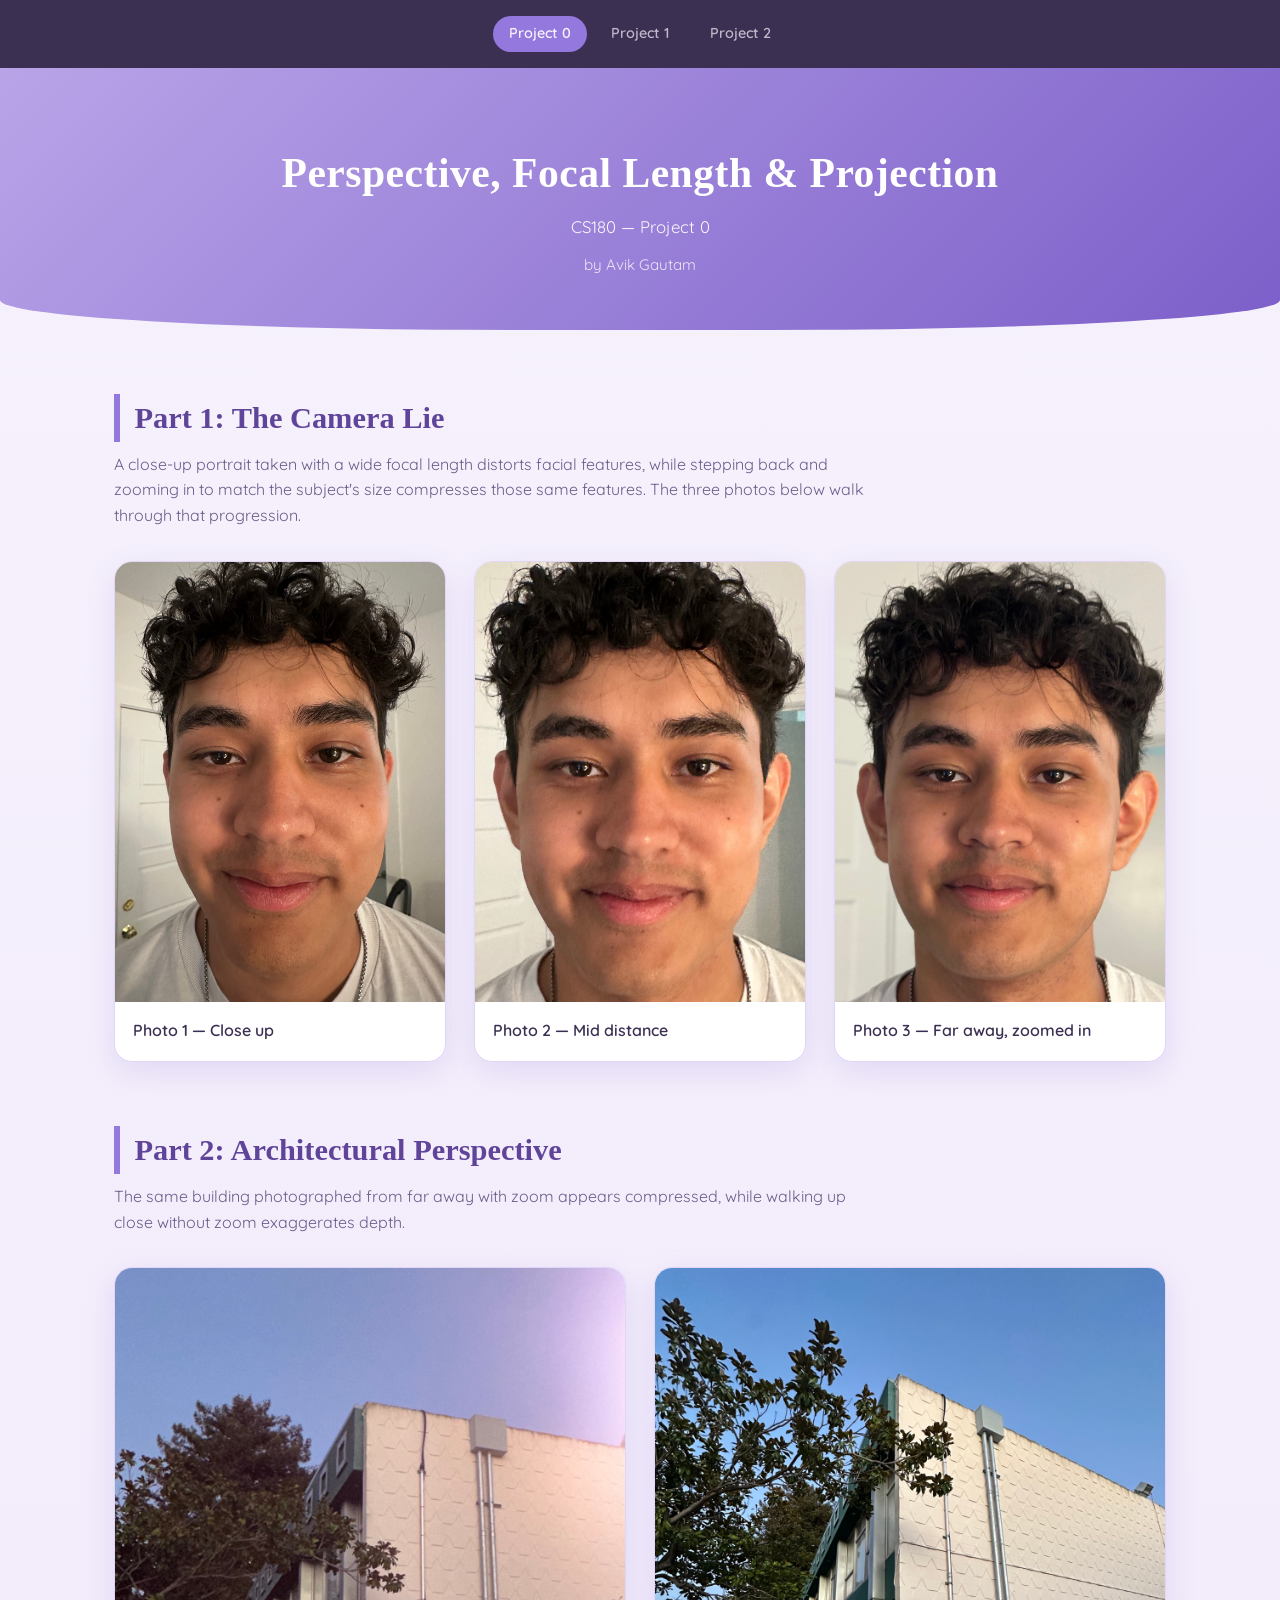
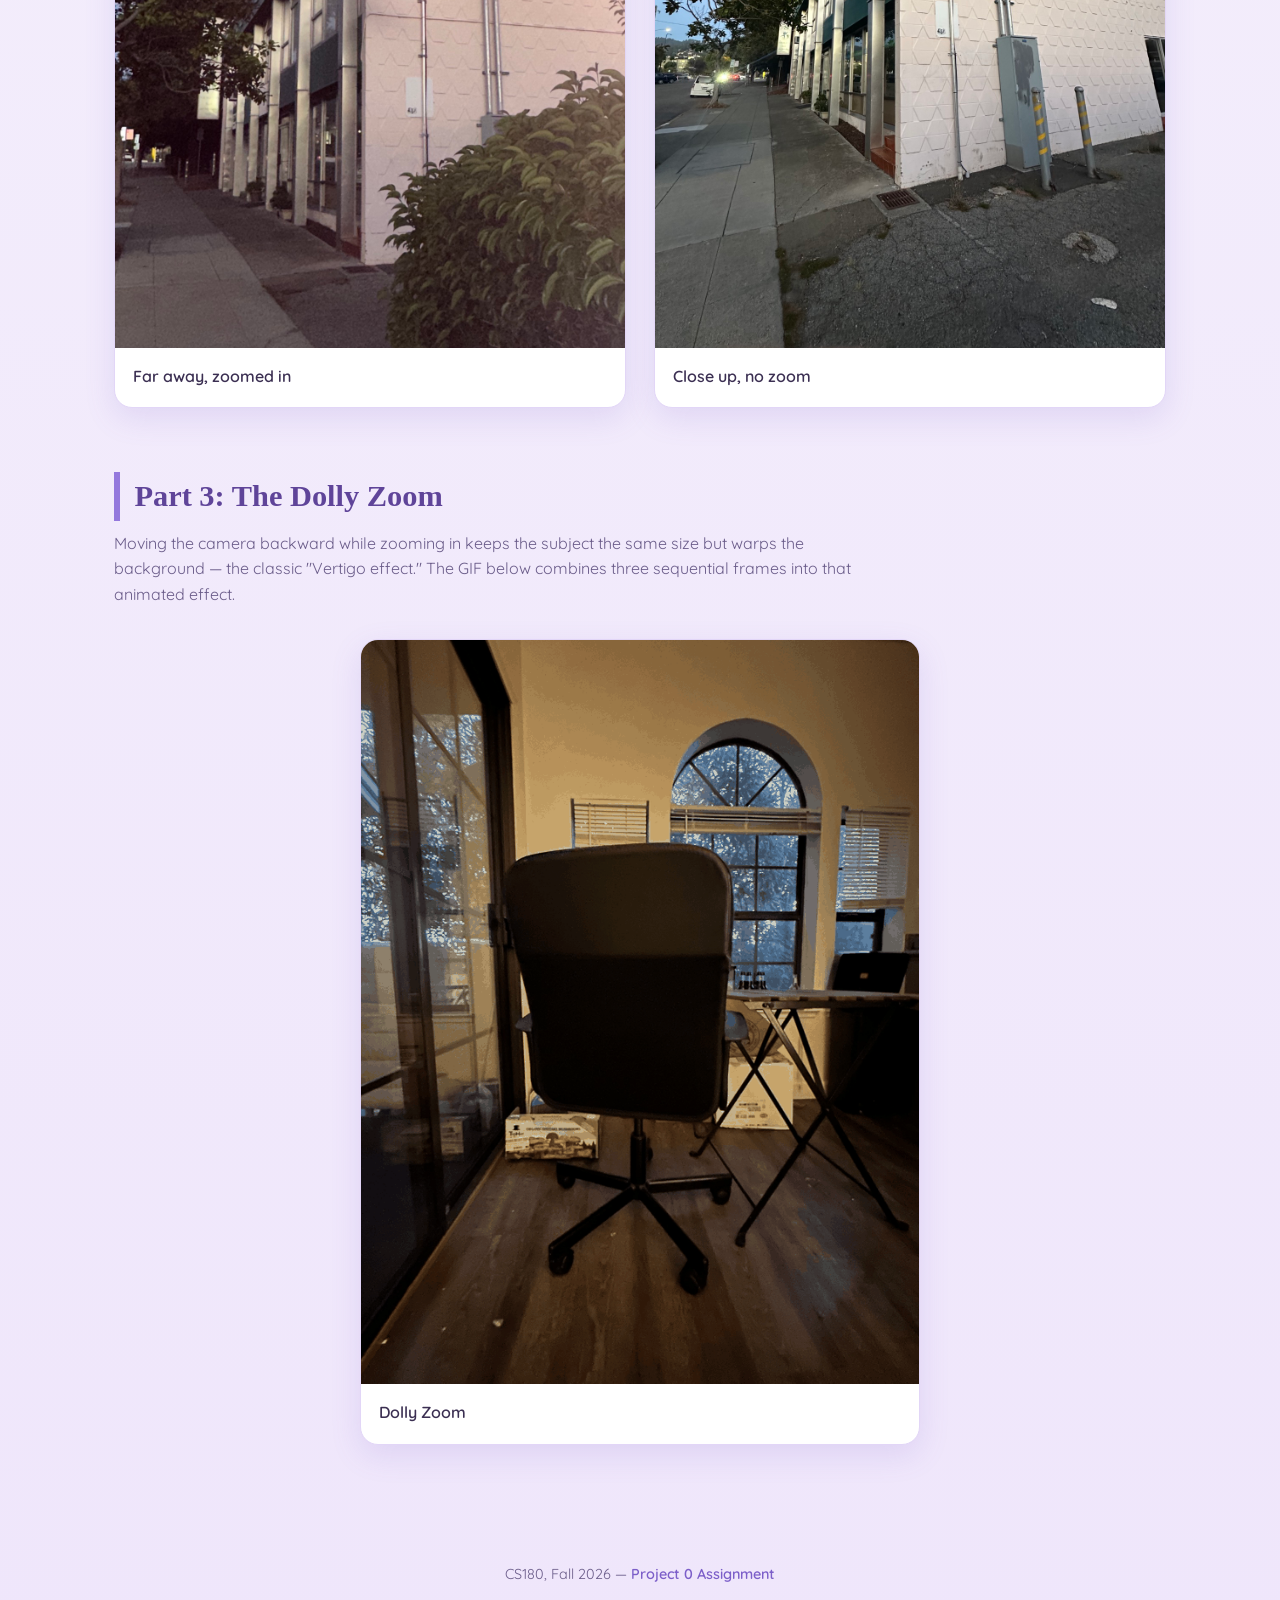
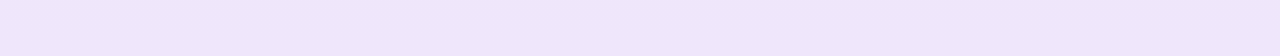
<file: index.html>
<!DOCTYPE html>
<html lang="en">
<head>
  <meta charset="UTF-8" />
  <meta name="viewport" content="width=device-width, initial-scale=1.0" />
  <title>CS180 Project 0 — Perspective &amp; Camera Effects</title>
  <link rel="preconnect" href="https://fonts.googleapis.com" />
  <link rel="preconnect" href="https://fonts.gstatic.com" crossorigin />
  <link href="https://fonts.googleapis.com/css2?family=Quicksand:wght@400;500;600;700&display=swap" rel="stylesheet" />
  <link rel="stylesheet" href="css/style.css?v=5" />
</head>
<body>

  <nav class="site-nav">
    <a href="index.html" class="current">Project 0</a>
    <a href="proj1/index.html">Project 1</a>
    <a href="proj2/index.html">Project 2</a>
  </nav>

  <header class="site-header">
    <h1>Perspective, Focal Length &amp; Projection</h1>
    <p>CS180 — Project 0</p>
    <p class="byline">by Avik Gautam</p>
  </header>

  <main>

    <section class="part-section" id="part1">
      <h2>Part 1: The Camera Lie</h2>
      <p class="part-intro">
        A close-up portrait taken with a wide focal length distorts facial features,
        while stepping back and zooming in to match the subject's size compresses
        those same features. The three photos below walk through that progression.
      </p>
      <div class="gallery">
        <figure>
          <img src="images/part1/photo1.jpg" alt="Close-up selfie-style portrait" />
          <figcaption>Photo 1 — Close up</figcaption>
        </figure>
        <figure>
          <img src="images/part1/photo2.jpg" alt="Mid-distance portrait" />
          <figcaption>Photo 2 — Mid distance</figcaption>
        </figure>
        <figure>
          <img src="images/part1/photo3.jpg" alt="Far portrait, zoomed in to match subject size" />
          <figcaption>Photo 3 — Far away, zoomed in</figcaption>
        </figure>
      </div>
    </section>

    <section class="part-section" id="part2">
      <h2>Part 2: Architectural Perspective</h2>
      <p class="part-intro">
        The same building photographed from far away with zoom appears compressed,
        while walking up close without zoom exaggerates depth.
      </p>
      <div class="gallery two-up">
        <figure>
          <img src="images/part2/photo1.jpg" alt="Building photographed from far away with zoom" />
          <figcaption>Far away, zoomed in</figcaption>
        </figure>
        <figure>
          <img src="images/part2/photo2.jpg" alt="Building photographed up close without zoom" />
          <figcaption>Close up, no zoom</figcaption>
        </figure>
      </div>
    </section>

    <section class="part-section" id="part3">
      <h2>Part 3: The Dolly Zoom</h2>
      <p class="part-intro">
        Moving the camera backward while zooming in keeps the subject the same
        size but warps the background — the classic "Vertigo effect." The GIF
        below combines three sequential frames into that animated effect.
      </p>
      <div class="gallery single">
        <figure>
          <img src="images/part3/dolly-zoom.gif" alt="Animated dolly zoom effect on subject" />
          <figcaption>Dolly Zoom</figcaption>
        </figure>
      </div>
    </section>

  </main>

  <footer class="site-footer">
    <p>CS180, Fall 2026 — <a href="https://cal-cs180.github.io/fa26/hw/proj0/index.html">Project 0 Assignment</a></p>
  </footer>

  <script src="js/lightbox.js"></script>
</body>
</html>
</file>
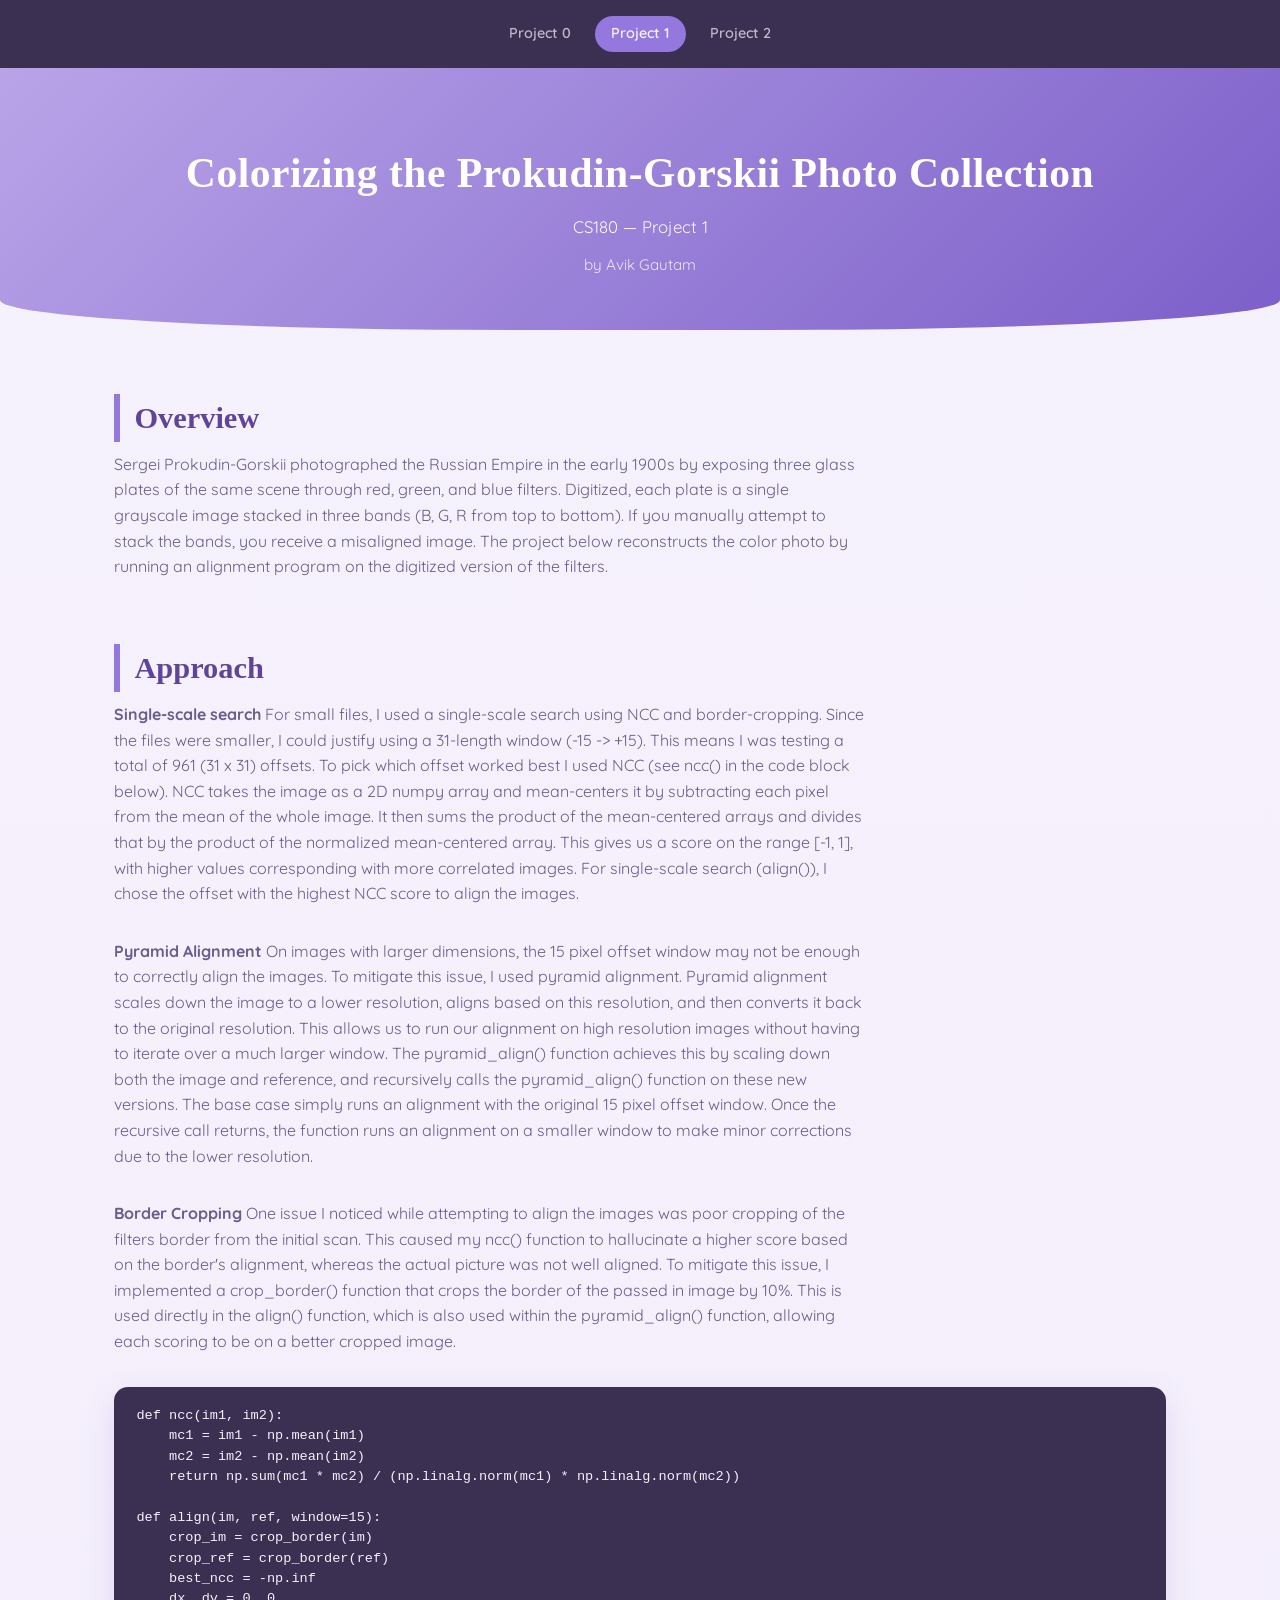
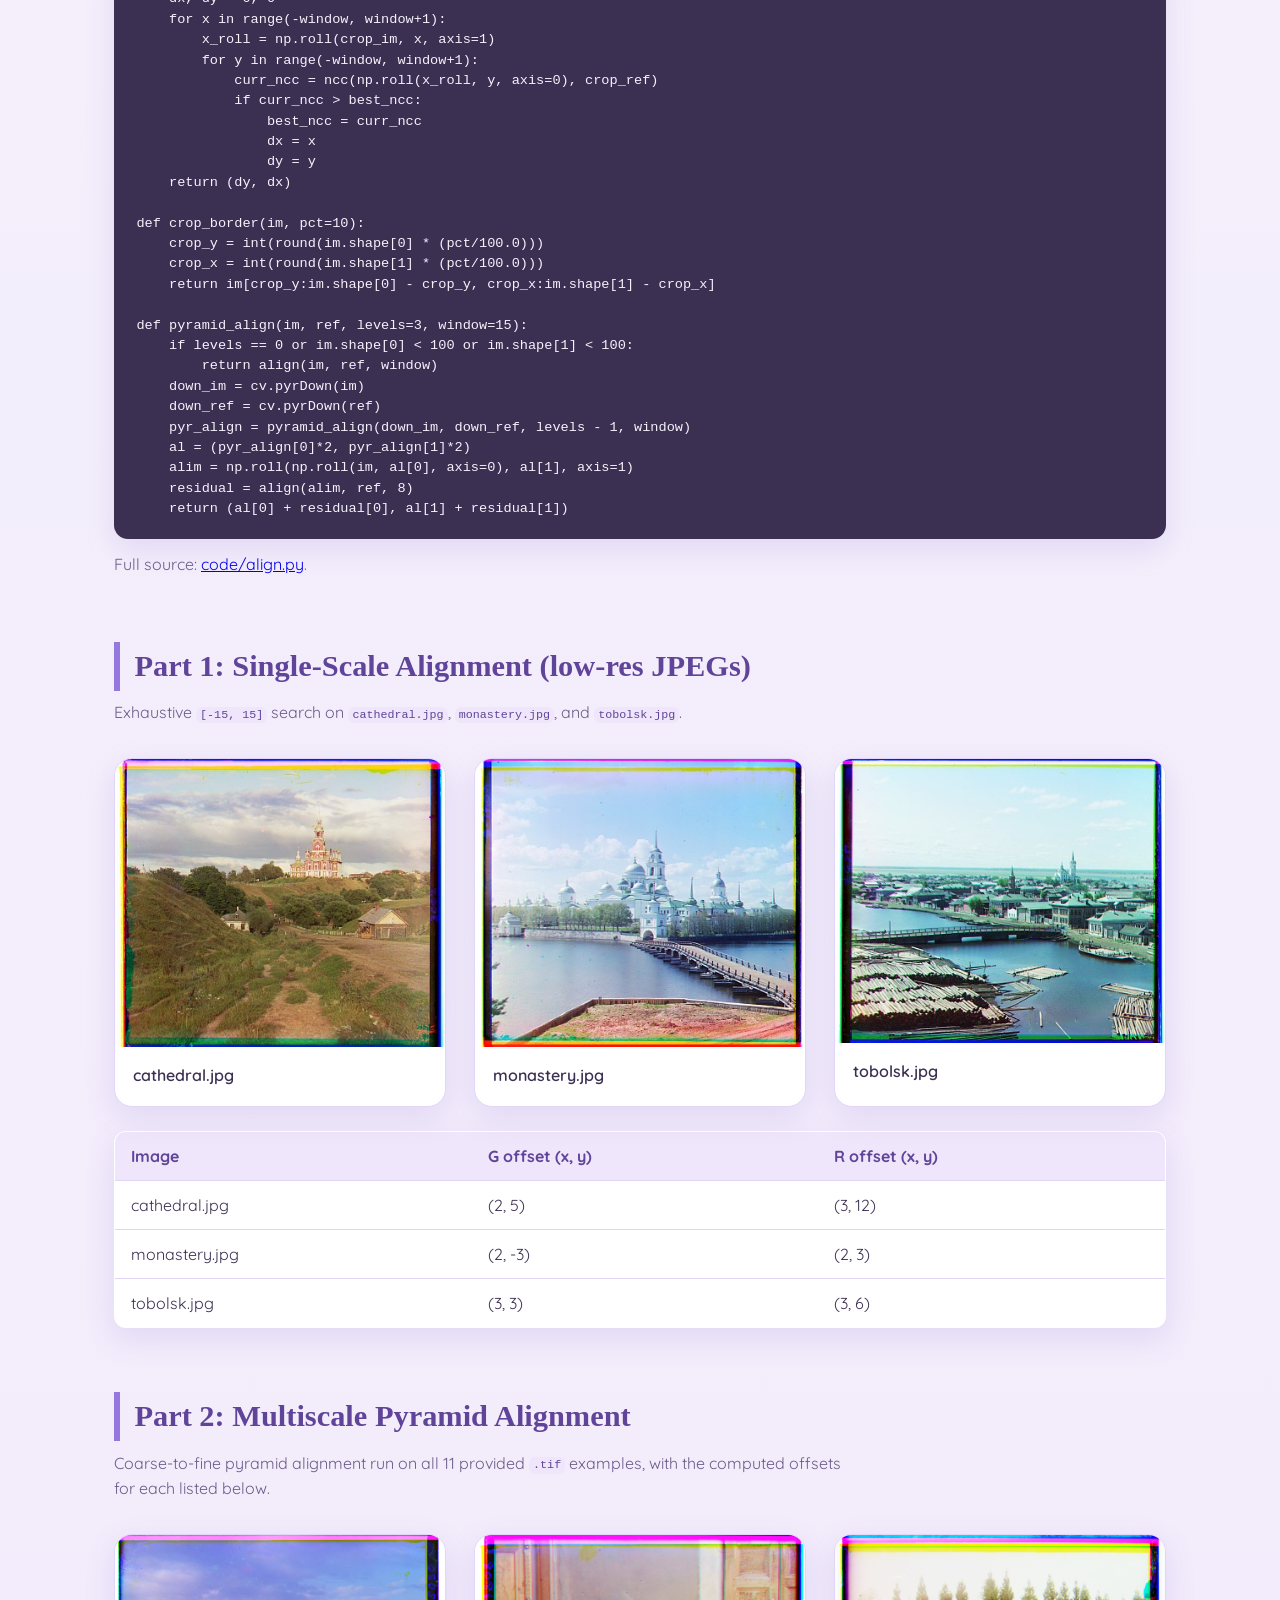
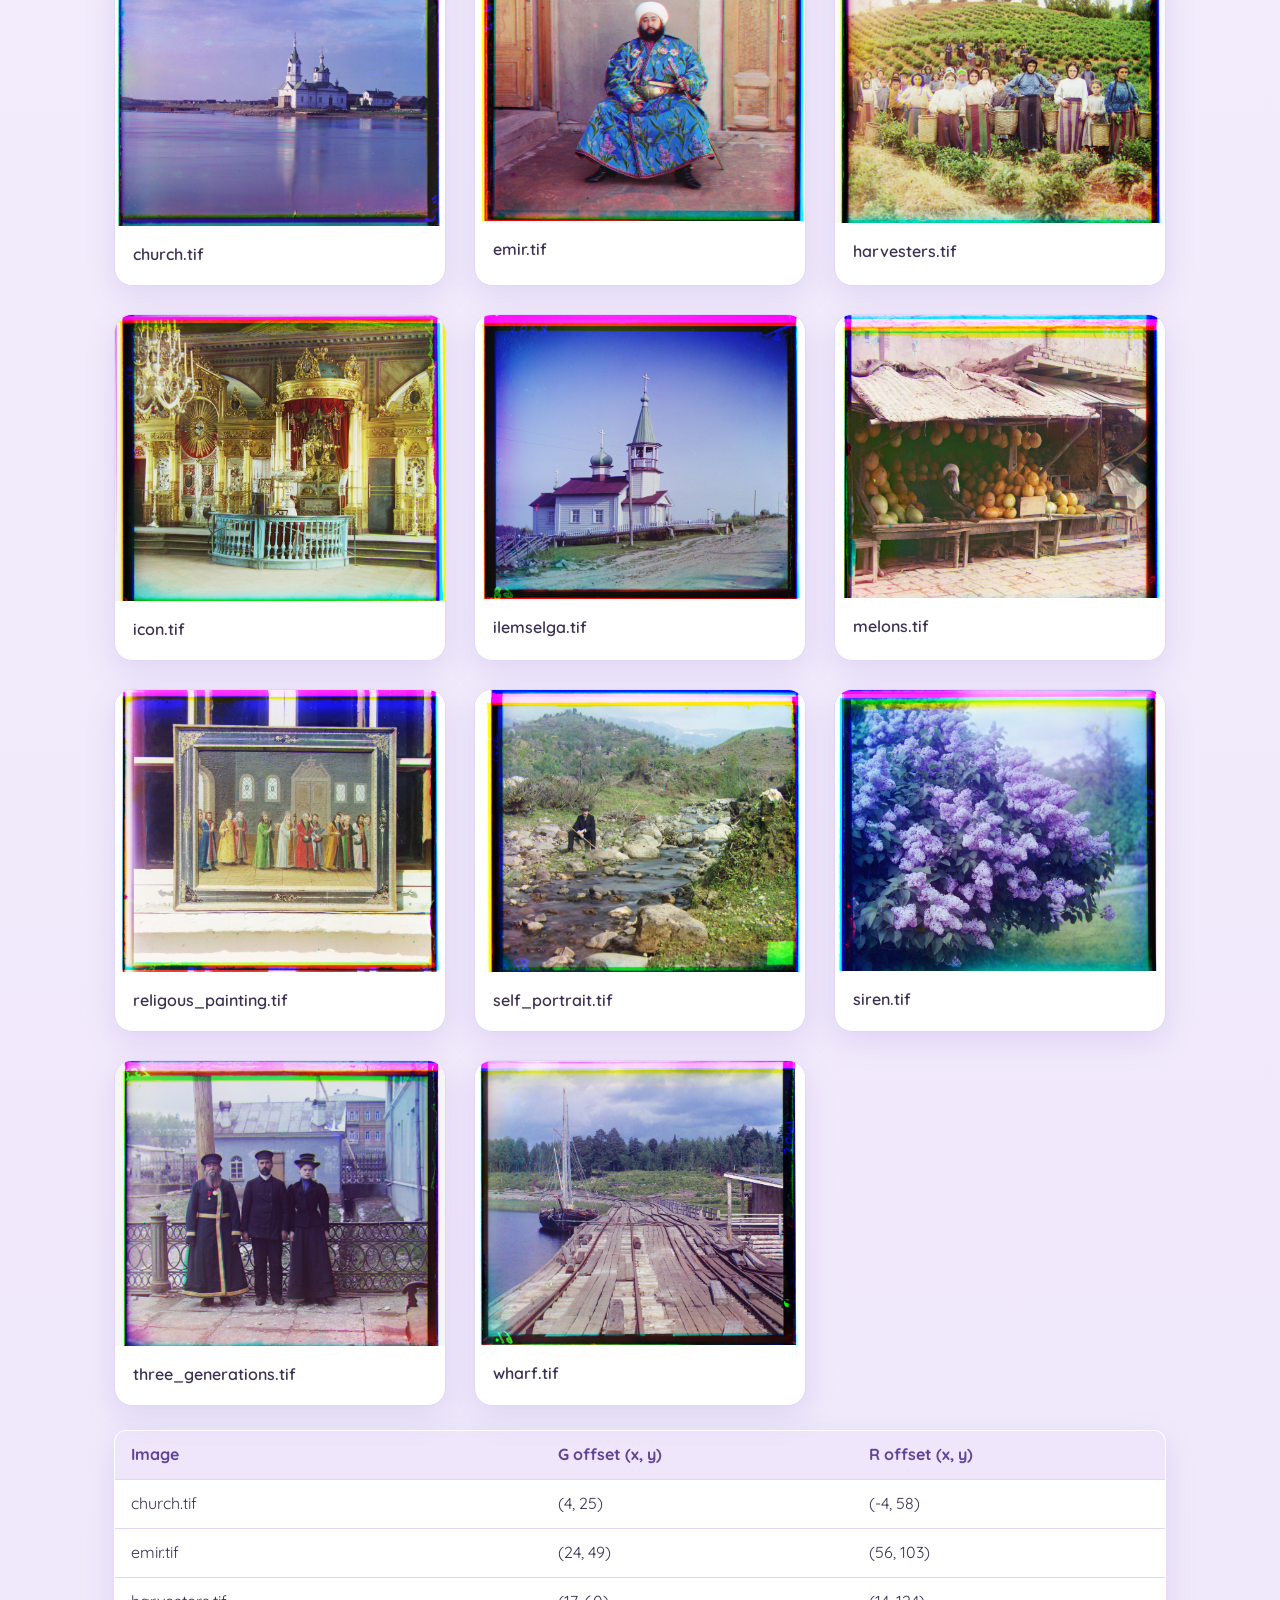
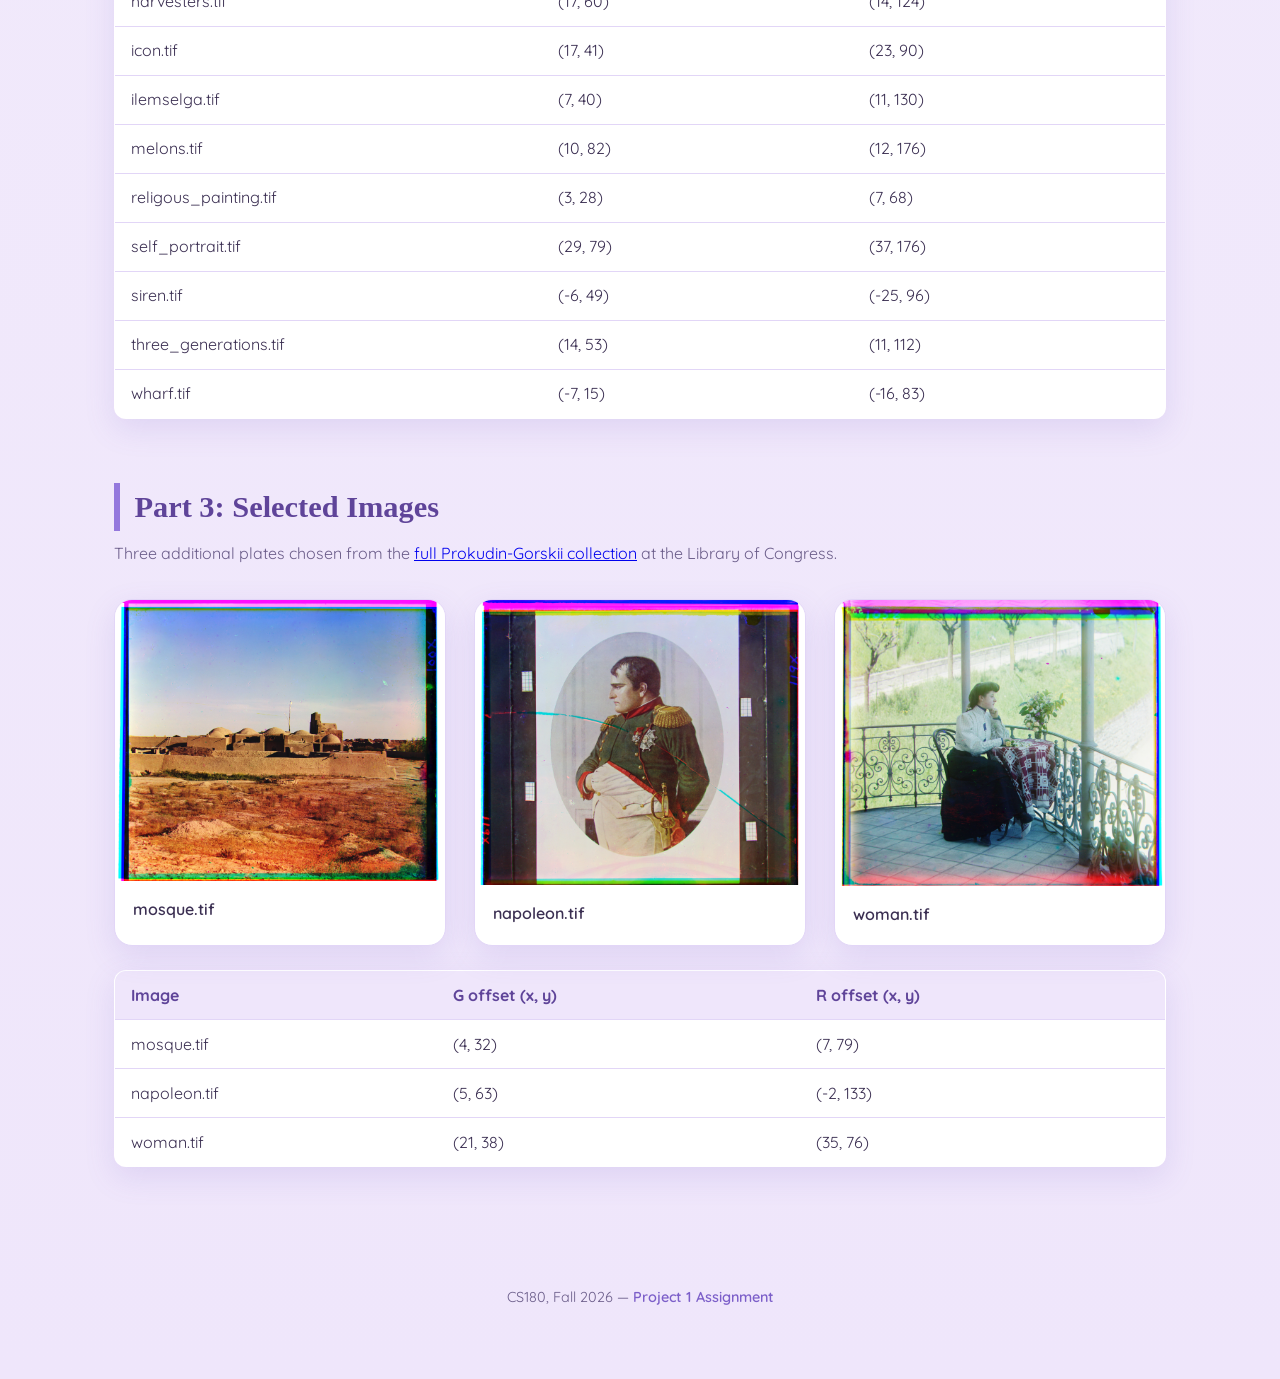
<file: proj1/index.html>
<!DOCTYPE html>
<html lang="en">
<head>
  <meta charset="UTF-8" />
  <meta name="viewport" content="width=device-width, initial-scale=1.0" />
  <title>CS180 Project 1 — Colorizing the Prokudin-Gorskii Photo Collection</title>
  <link rel="preconnect" href="https://fonts.googleapis.com" />
  <link rel="preconnect" href="https://fonts.gstatic.com" crossorigin />
  <link href="https://fonts.googleapis.com/css2?family=Quicksand:wght@400;500;600;700&display=swap" rel="stylesheet" />
  <link rel="stylesheet" href="../css/style.css?v=5" />
</head>
<body>

  <nav class="site-nav">
    <a href="../index.html">Project 0</a>
    <a href="index.html" class="current">Project 1</a>
    <a href="../proj2/index.html">Project 2</a>
  </nav>

  <header class="site-header">
    <h1>Colorizing the Prokudin-Gorskii Photo Collection</h1>
    <p>CS180 — Project 1</p>
    <p class="byline">by Avik Gautam</p>
  </header>

  <main>

    <section class="part-section" id="overview">
      <h2>Overview</h2>
      <p class="part-intro">
        Sergei Prokudin-Gorskii photographed the Russian Empire in the early 1900s by
        exposing three glass plates of the same scene through red, green, and blue
        filters. Digitized, each plate is a single grayscale image stacked in three
        bands (B, G, R from top to bottom). If you manually attempt to stack the bands,
        you receive a misaligned image. The project below reconstructs the color photo
        by running an alignment program on the digitized version of the filters.
      </p>
    </section>

    <section class="part-section" id="approach">
      <h2>Approach</h2>
      <p class="part-intro">
        <strong>Single-scale search</strong> For small files, I used a single-scale search using NCC and border-cropping. Since the files were smaller, 
        I could justify using a 31-length window (-15 -> +15). This means I was testing a total of 961 (31 x 31) offsets. To pick which offset worked best 
        I used NCC (see ncc() in the code block below). NCC takes the image as a 2D numpy array and mean-centers it by subtracting each pixel from the mean 
        of the whole image. It then sums the product of the mean-centered arrays and divides that by the product of the normalized mean-centered array. This 
        gives us a score on the range [-1, 1], with higher values corresponding with more correlated images. For single-scale search (align()), I chose the
        offset with the highest NCC score to align the images.
      </p>
      <p class="part-intro">
        <strong>Pyramid Alignment</strong> On images with larger dimensions, the 15 pixel offset window may not be enough to correctly align the images. To
        mitigate this issue, I used pyramid alignment. Pyramid alignment scales down the image to a lower resolution, aligns based on this resolution, and then
        converts it back to the original resolution. This allows us to run our alignment on high resolution images without having to iterate over a much larger
        window. The pyramid_align() function achieves this by scaling down both the image and reference, and recursively calls the pyramid_align() function on 
        these new versions. The base case simply runs an alignment with the original 15 pixel offset window. Once the recursive call returns, the function runs
        an alignment on a smaller window to make minor corrections due to the lower resolution. 
      </p>
      <p class="part-intro">
        <strong>Border Cropping</strong> One issue I noticed while attempting to align the images was poor cropping of the filters border from the initial scan. 
        This caused my ncc() function to hallucinate a higher score based on the border's alignment, whereas the actual picture was not well aligned. To mitigate
        this issue, I implemented a crop_border() function that crops the border of the passed in image by 10%. This is used directly in the align() function, which 
        is also used within the pyramid_align() function, allowing each scoring to be on a better cropped image.
      </p>
      <pre class="code-block"><code>def ncc(im1, im2):
    mc1 = im1 - np.mean(im1)
    mc2 = im2 - np.mean(im2)
    return np.sum(mc1 * mc2) / (np.linalg.norm(mc1) * np.linalg.norm(mc2))

def align(im, ref, window=15):
    crop_im = crop_border(im)
    crop_ref = crop_border(ref)
    best_ncc = -np.inf
    dx, dy = 0, 0
    for x in range(-window, window+1):
        x_roll = np.roll(crop_im, x, axis=1)
        for y in range(-window, window+1):
            curr_ncc = ncc(np.roll(x_roll, y, axis=0), crop_ref)
            if curr_ncc > best_ncc:
                best_ncc = curr_ncc
                dx = x
                dy = y
    return (dy, dx)

def crop_border(im, pct=10):
    crop_y = int(round(im.shape[0] * (pct/100.0)))
    crop_x = int(round(im.shape[1] * (pct/100.0)))
    return im[crop_y:im.shape[0] - crop_y, crop_x:im.shape[1] - crop_x]

def pyramid_align(im, ref, levels=3, window=15):
    if levels == 0 or im.shape[0] < 100 or im.shape[1] < 100:
        return align(im, ref, window)
    down_im = cv.pyrDown(im)
    down_ref = cv.pyrDown(ref)
    pyr_align = pyramid_align(down_im, down_ref, levels - 1, window)
    al = (pyr_align[0]*2, pyr_align[1]*2)
    alim = np.roll(np.roll(im, al[0], axis=0), al[1], axis=1)
    residual = align(alim, ref, 8)
    return (al[0] + residual[0], al[1] + residual[1])</code></pre>
      <p class="part-intro">
        Full source: <a href="code/align.py">code/align.py</a>.
      </p>
    </section>

    <section class="part-section" id="single-scale">
      <h2>Part 1: Single-Scale Alignment (low-res JPEGs)</h2>
      <p class="part-intro">
        Exhaustive <code>[-15, 15]</code> search on <code>cathedral.jpg</code>,
        <code>monastery.jpg</code>, and <code>tobolsk.jpg</code>.
      </p>
      <div class="gallery full-image three-up">
        <figure>
          <img src="images/cathedral-result.jpg" alt="Aligned cathedral photo" />
          <figcaption>cathedral.jpg</figcaption>
        </figure>
        <figure>
          <img src="images/monastery-result.jpg" alt="Aligned monastery photo" />
          <figcaption>monastery.jpg</figcaption>
        </figure>
        <figure>
          <img src="images/tobolsk-result.jpg" alt="Aligned tobolsk photo" />
          <figcaption>tobolsk.jpg</figcaption>
        </figure>
      </div>
      <table class="offsets">
        <thead>
          <tr><th>Image</th><th>G offset (x, y)</th><th>R offset (x, y)</th></tr>
        </thead>
        <tbody>
          <tr><td>cathedral.jpg</td><td>(2, 5)</td><td>(3, 12)</td></tr>
          <tr><td>monastery.jpg</td><td>(2, -3)</td><td>(2, 3)</td></tr>
          <tr><td>tobolsk.jpg</td><td>(3, 3)</td><td>(3, 6)</td></tr>
        </tbody>
      </table>
    </section>

    <section class="part-section" id="pyramid">
      <h2>Part 2: Multiscale Pyramid Alignment</h2>
      <p class="part-intro">
        Coarse-to-fine pyramid alignment run on all 11 provided <code>.tif</code> examples,
        with the computed offsets for each listed below.
      </p>
      <div class="gallery full-image three-up">
        <figure>
          <img src="images/church-result.jpg" alt="Aligned church photo" />
          <figcaption>church.tif</figcaption>
        </figure>
        <figure>
          <img src="images/emir-result.jpg" alt="Aligned emir photo" />
          <figcaption>emir.tif</figcaption>
        </figure>
        <figure>
          <img src="images/harvesters-result.jpg" alt="Aligned harvesters photo" />
          <figcaption>harvesters.tif</figcaption>
        </figure>
        <figure>
          <img src="images/icon-result.jpg" alt="Aligned icon photo" />
          <figcaption>icon.tif</figcaption>
        </figure>
        <figure>
          <img src="images/ilemselga-result.jpg" alt="Aligned ilemselga photo" />
          <figcaption>ilemselga.tif</figcaption>
        </figure>
        <figure>
          <img src="images/melons-result.jpg" alt="Aligned melons photo" />
          <figcaption>melons.tif</figcaption>
        </figure>
        <figure>
          <img src="images/religous_painting-result.jpg" alt="Aligned religious painting photo" />
          <figcaption>religous_painting.tif</figcaption>
        </figure>
        <figure>
          <img src="images/self_portrait-result.jpg" alt="Aligned self portrait photo" />
          <figcaption>self_portrait.tif</figcaption>
        </figure>
        <figure>
          <img src="images/siren-result.jpg" alt="Aligned siren photo" />
          <figcaption>siren.tif</figcaption>
        </figure>
        <figure>
          <img src="images/three_generations-result.jpg" alt="Aligned three generations photo" />
          <figcaption>three_generations.tif</figcaption>
        </figure>
        <figure>
          <img src="images/wharf-result.jpg" alt="Aligned wharf photo" />
          <figcaption>wharf.tif</figcaption>
        </figure>
      </div>
      <table class="offsets">
        <thead>
          <tr><th>Image</th><th>G offset (x, y)</th><th>R offset (x, y)</th></tr>
        </thead>
        <tbody>
          <tr><td>church.tif</td><td>(4, 25)</td><td>(-4, 58)</td></tr>
          <tr><td>emir.tif</td><td>(24, 49)</td><td>(56, 103)</td></tr>
          <tr><td>harvesters.tif</td><td>(17, 60)</td><td>(14, 124)</td></tr>
          <tr><td>icon.tif</td><td>(17, 41)</td><td>(23, 90)</td></tr>
          <tr><td>ilemselga.tif</td><td>(7, 40)</td><td>(11, 130)</td></tr>
          <tr><td>melons.tif</td><td>(10, 82)</td><td>(12, 176)</td></tr>
          <tr><td>religous_painting.tif</td><td>(3, 28)</td><td>(7, 68)</td></tr>
          <tr><td>self_portrait.tif</td><td>(29, 79)</td><td>(37, 176)</td></tr>
          <tr><td>siren.tif</td><td>(-6, 49)</td><td>(-25, 96)</td></tr>
          <tr><td>three_generations.tif</td><td>(14, 53)</td><td>(11, 112)</td></tr>
          <tr><td>wharf.tif</td><td>(-7, 15)</td><td>(-16, 83)</td></tr>
        </tbody>
      </table>
    </section>

    <section class="part-section" id="own-images">
      <h2>Part 3: Selected Images</h2>
      <p class="part-intro">
        Three additional plates chosen from the
        <a href="https://www.loc.gov/collections/prokudin-gorskii/?st=grid">full Prokudin-Gorskii collection</a>
        at the Library of Congress.
      </p>
      <div class="gallery full-image three-up">
        <figure>
          <img src="images/mosque-result.jpg" alt="Aligned mosque photo" />
          <figcaption>mosque.tif</figcaption>
        </figure>
        <figure>
          <img src="images/napoleon-result.jpg" alt="Aligned napoleon photo" />
          <figcaption>napoleon.tif</figcaption>
        </figure>
        <figure>
          <img src="images/woman-result.jpg" alt="Aligned woman photo" />
          <figcaption>woman.tif</figcaption>
        </figure>
      </div>
      <table class="offsets">
        <thead>
          <tr><th>Image</th><th>G offset (x, y)</th><th>R offset (x, y)</th></tr>
        </thead>
        <tbody>
          <tr><td>mosque.tif</td><td>(4, 32)</td><td>(7, 79)</td></tr>
          <tr><td>napoleon.tif</td><td>(5, 63)</td><td>(-2, 133)</td></tr>
          <tr><td>woman.tif</td><td>(21, 38)</td><td>(35, 76)</td></tr>
        </tbody>
      </table>
    </section>
  </main>

  <footer class="site-footer">
    <p>CS180, Fall 2026 — <a href="https://cal-cs180.github.io/fa26/hw/proj1/index.html">Project 1 Assignment</a></p>
  </footer>

  <script src="../js/lightbox.js"></script>
</body>
</html>
</file>
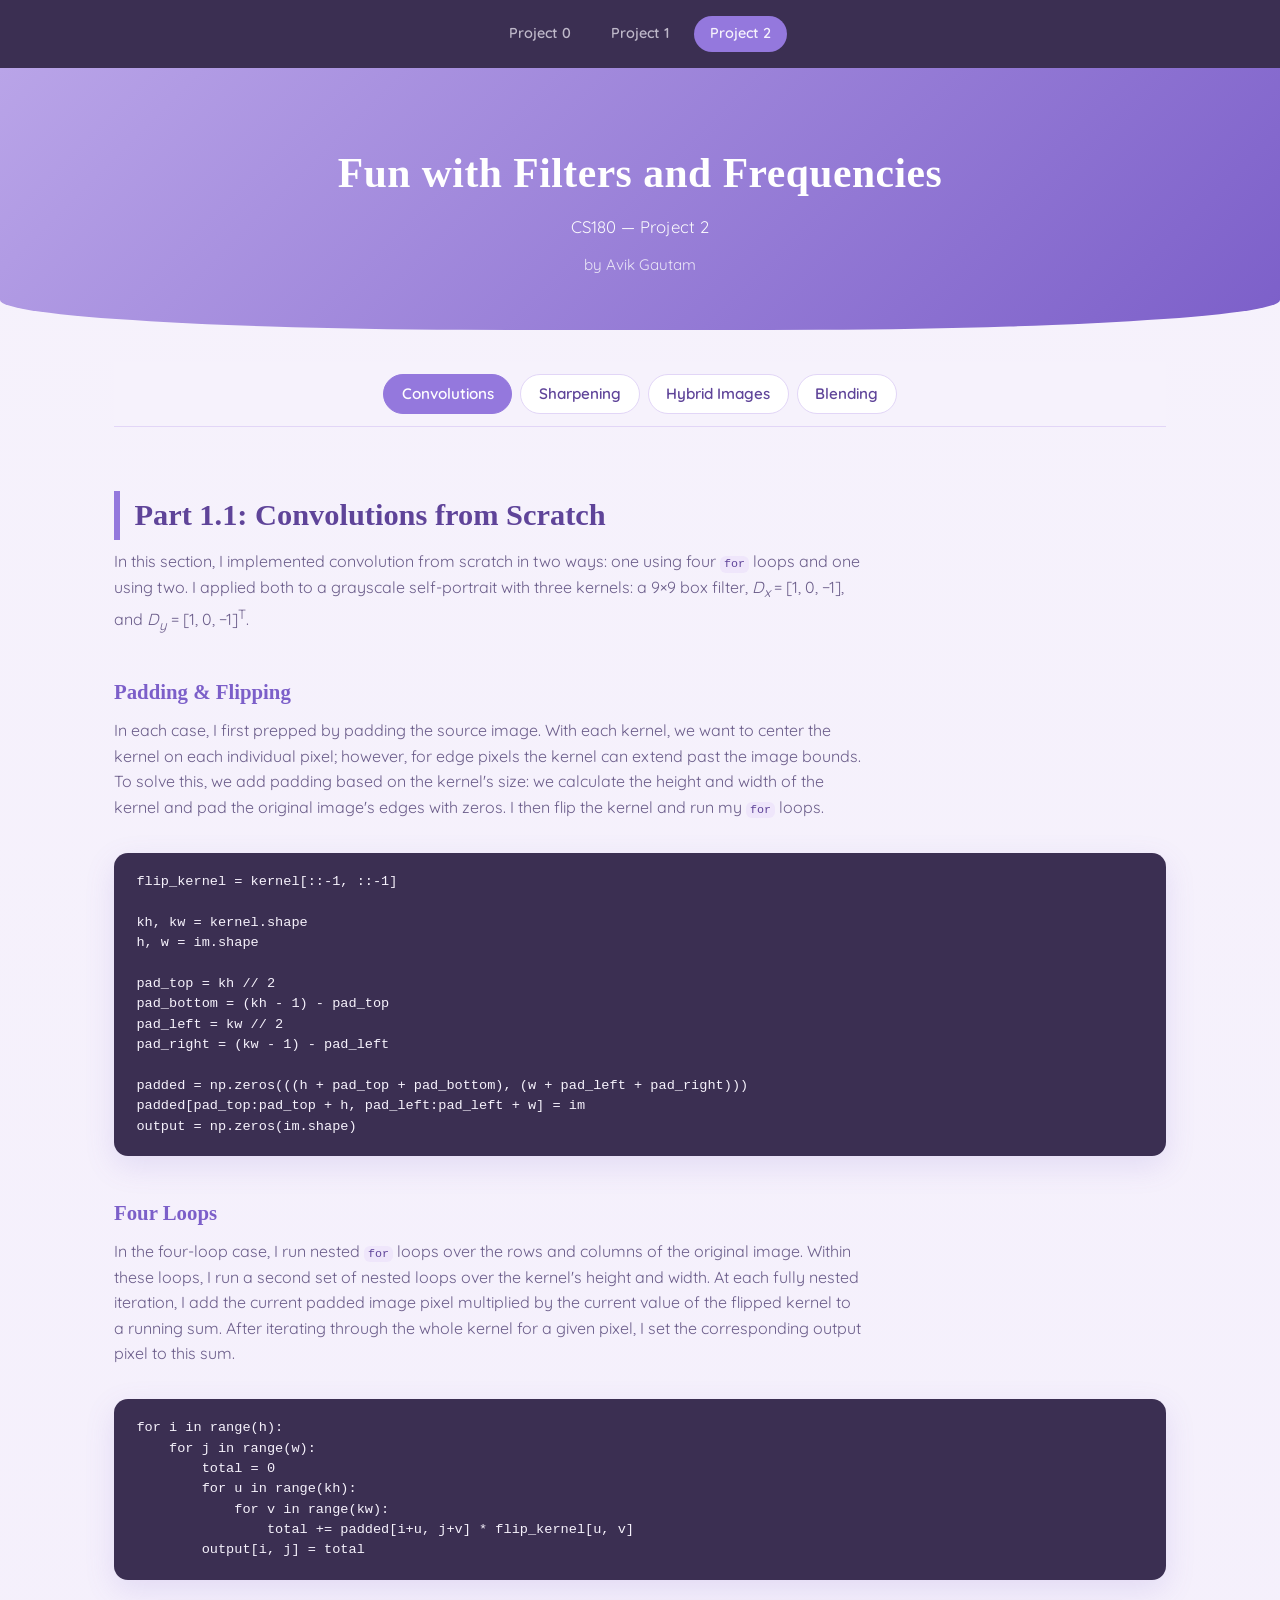
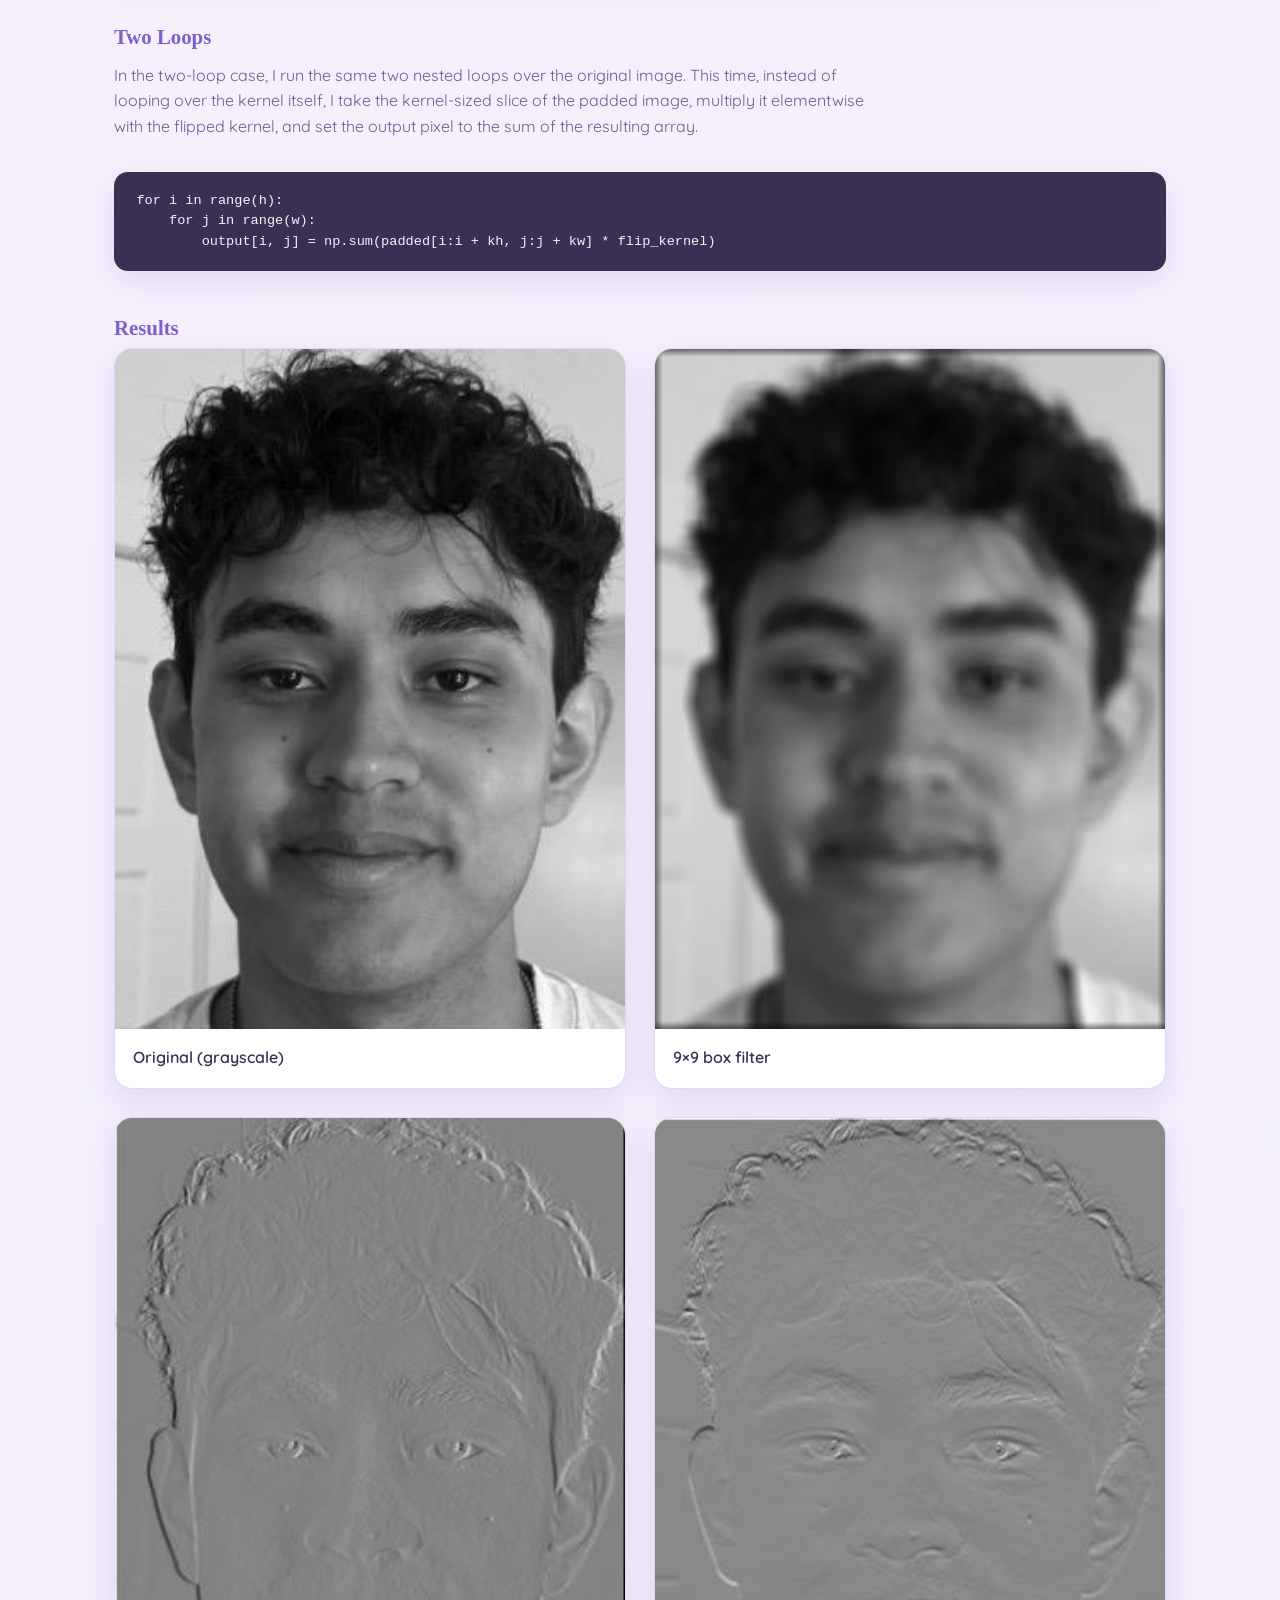
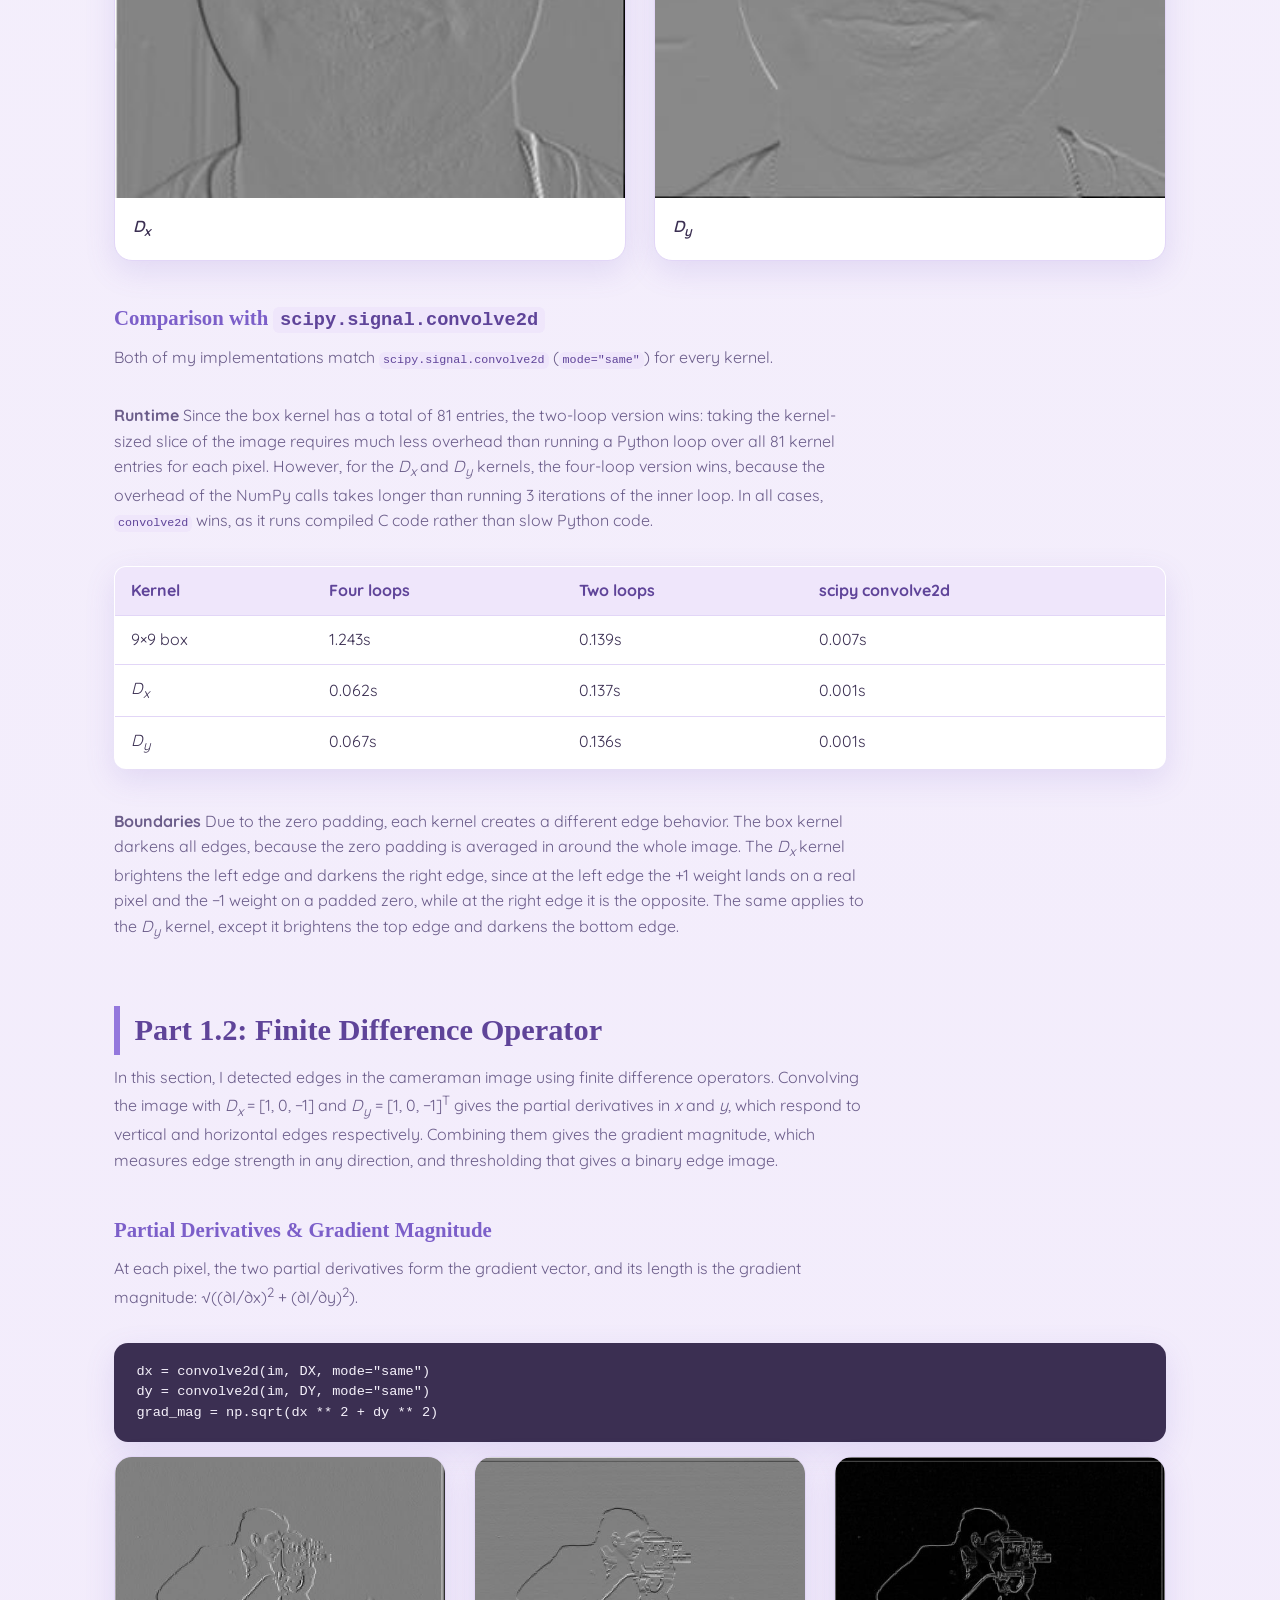
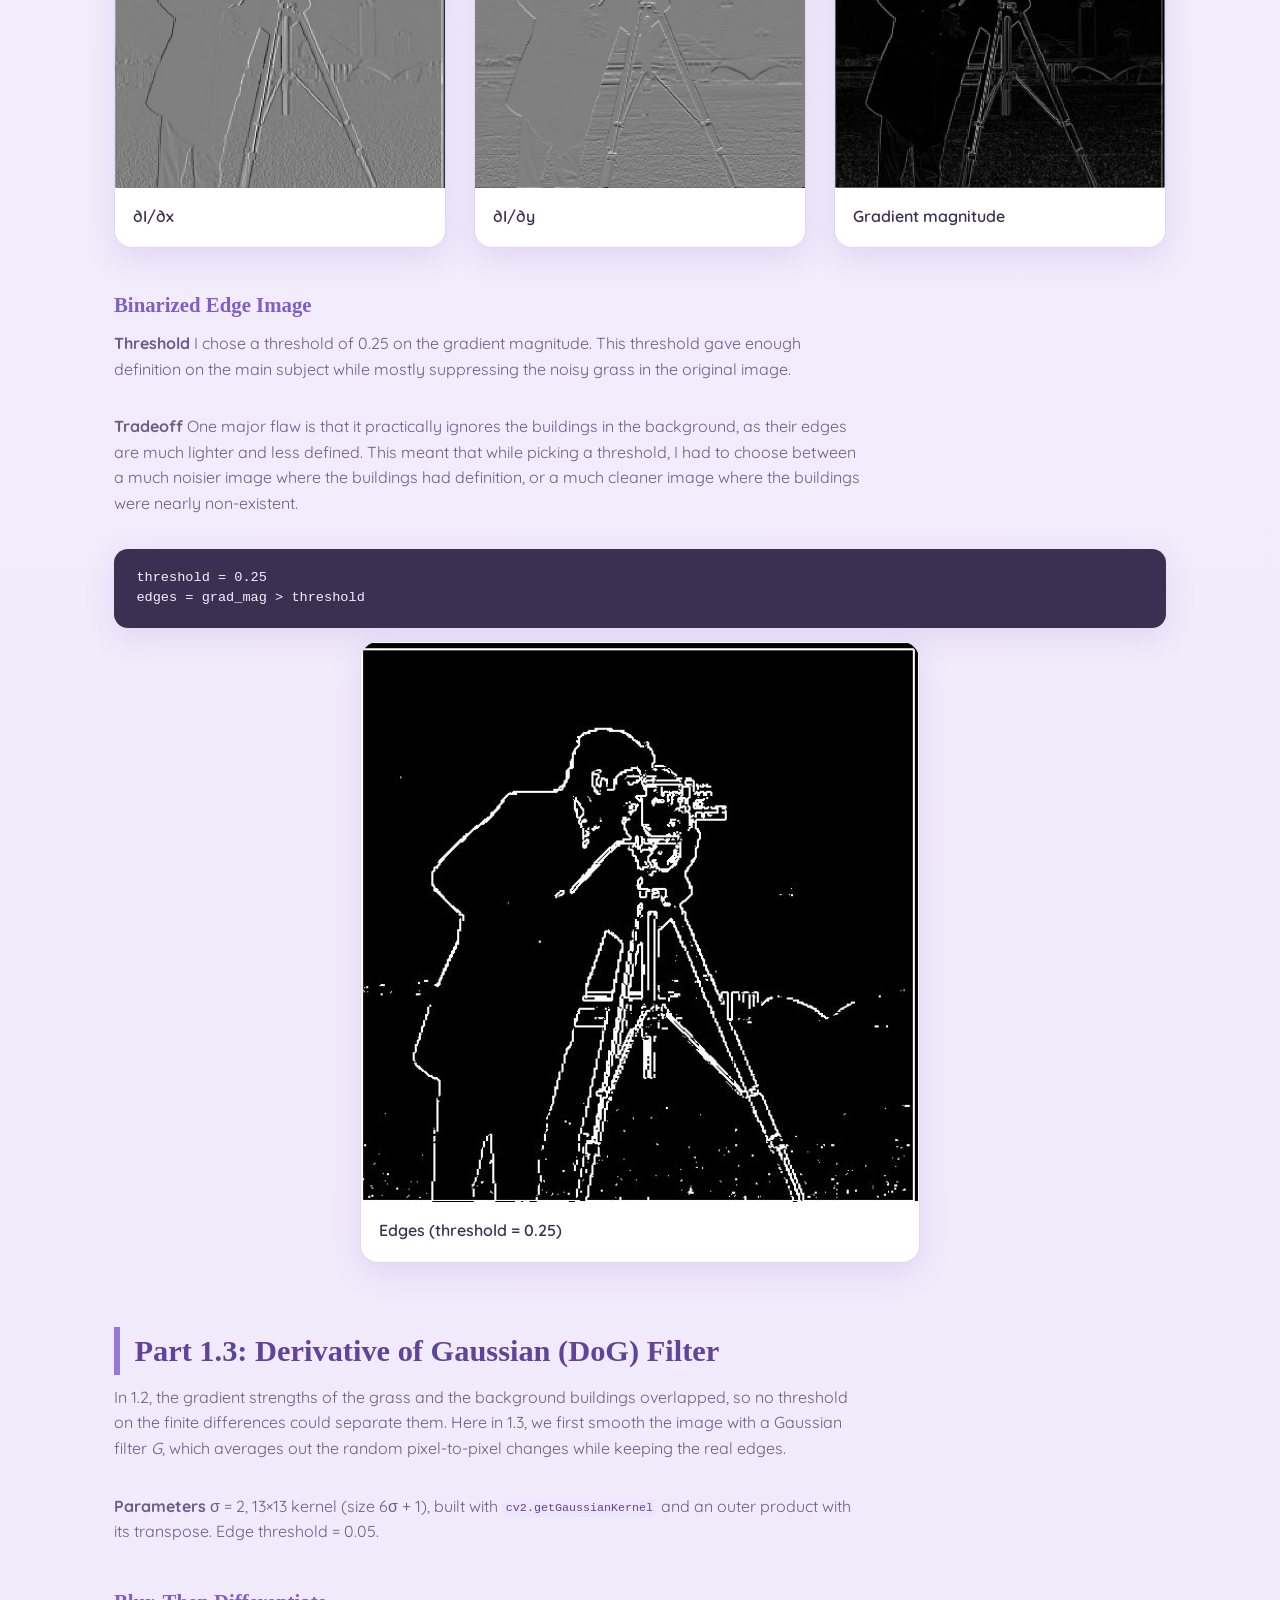
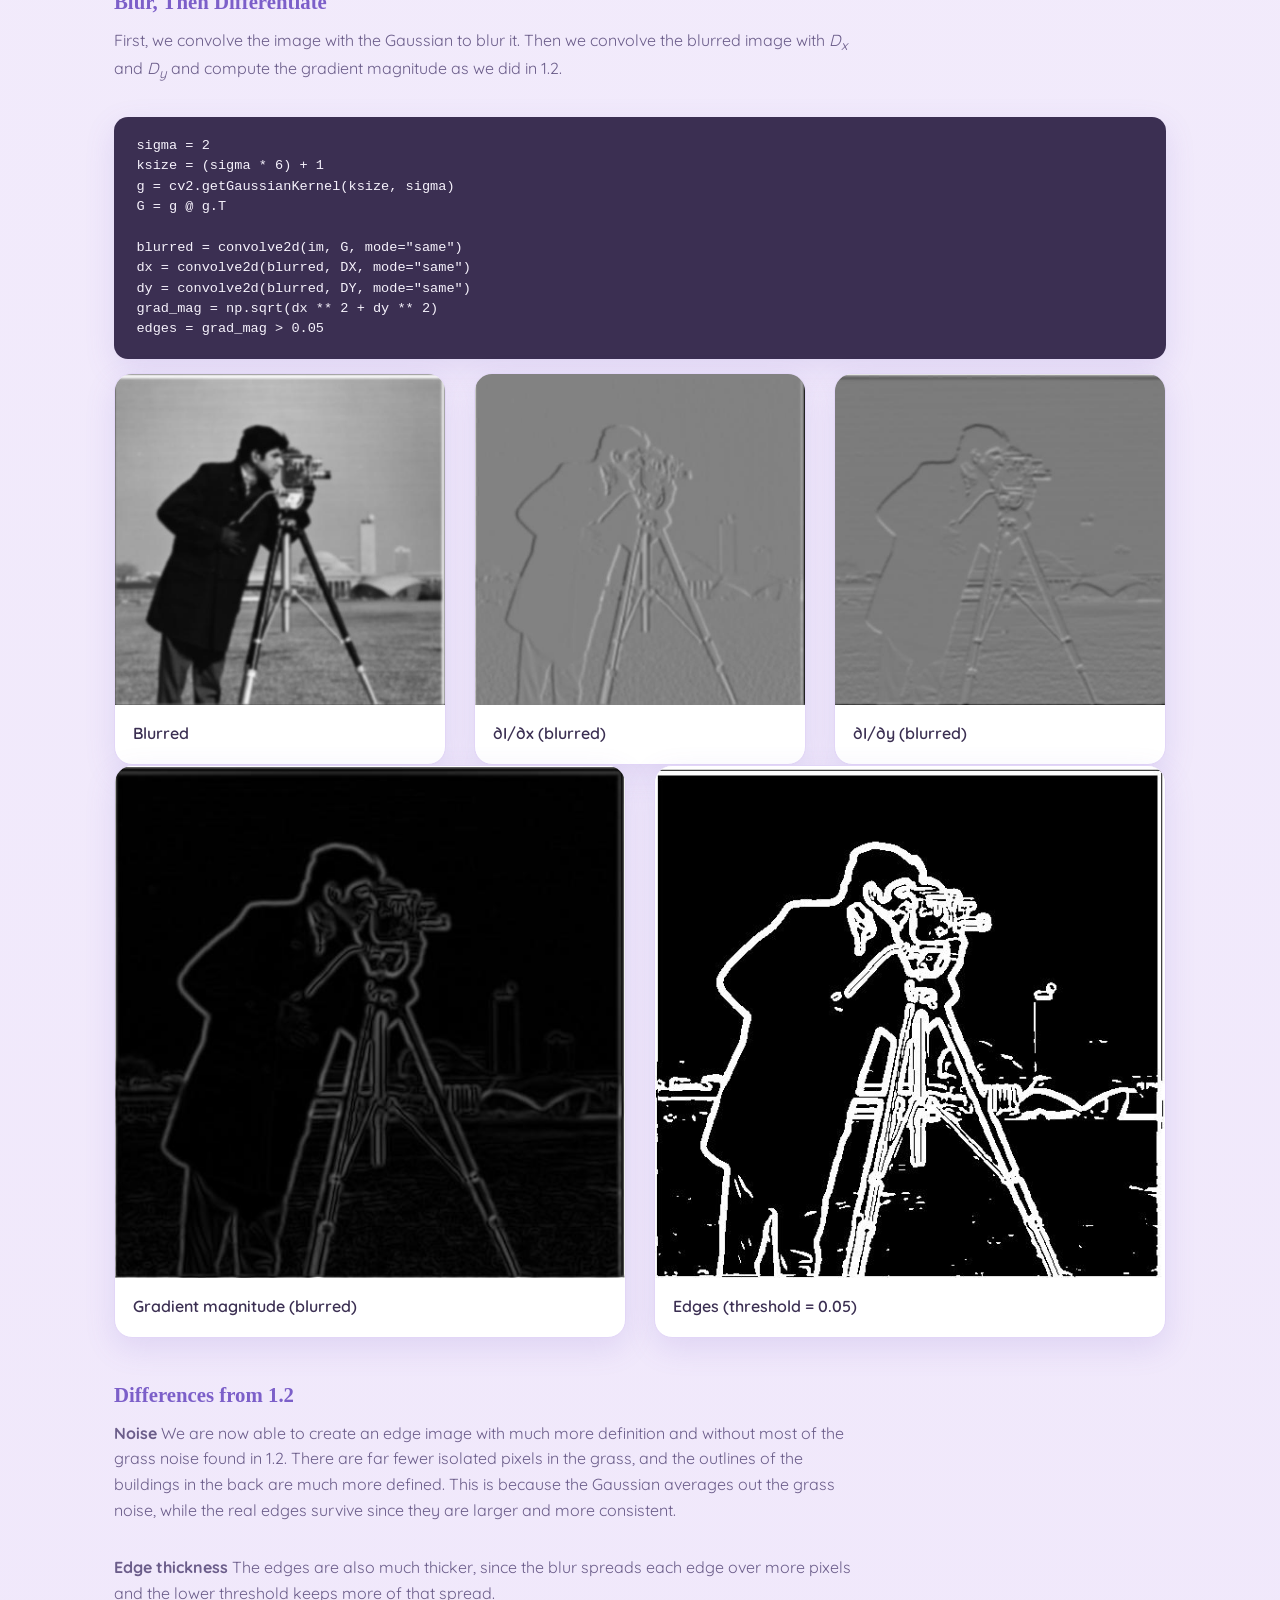
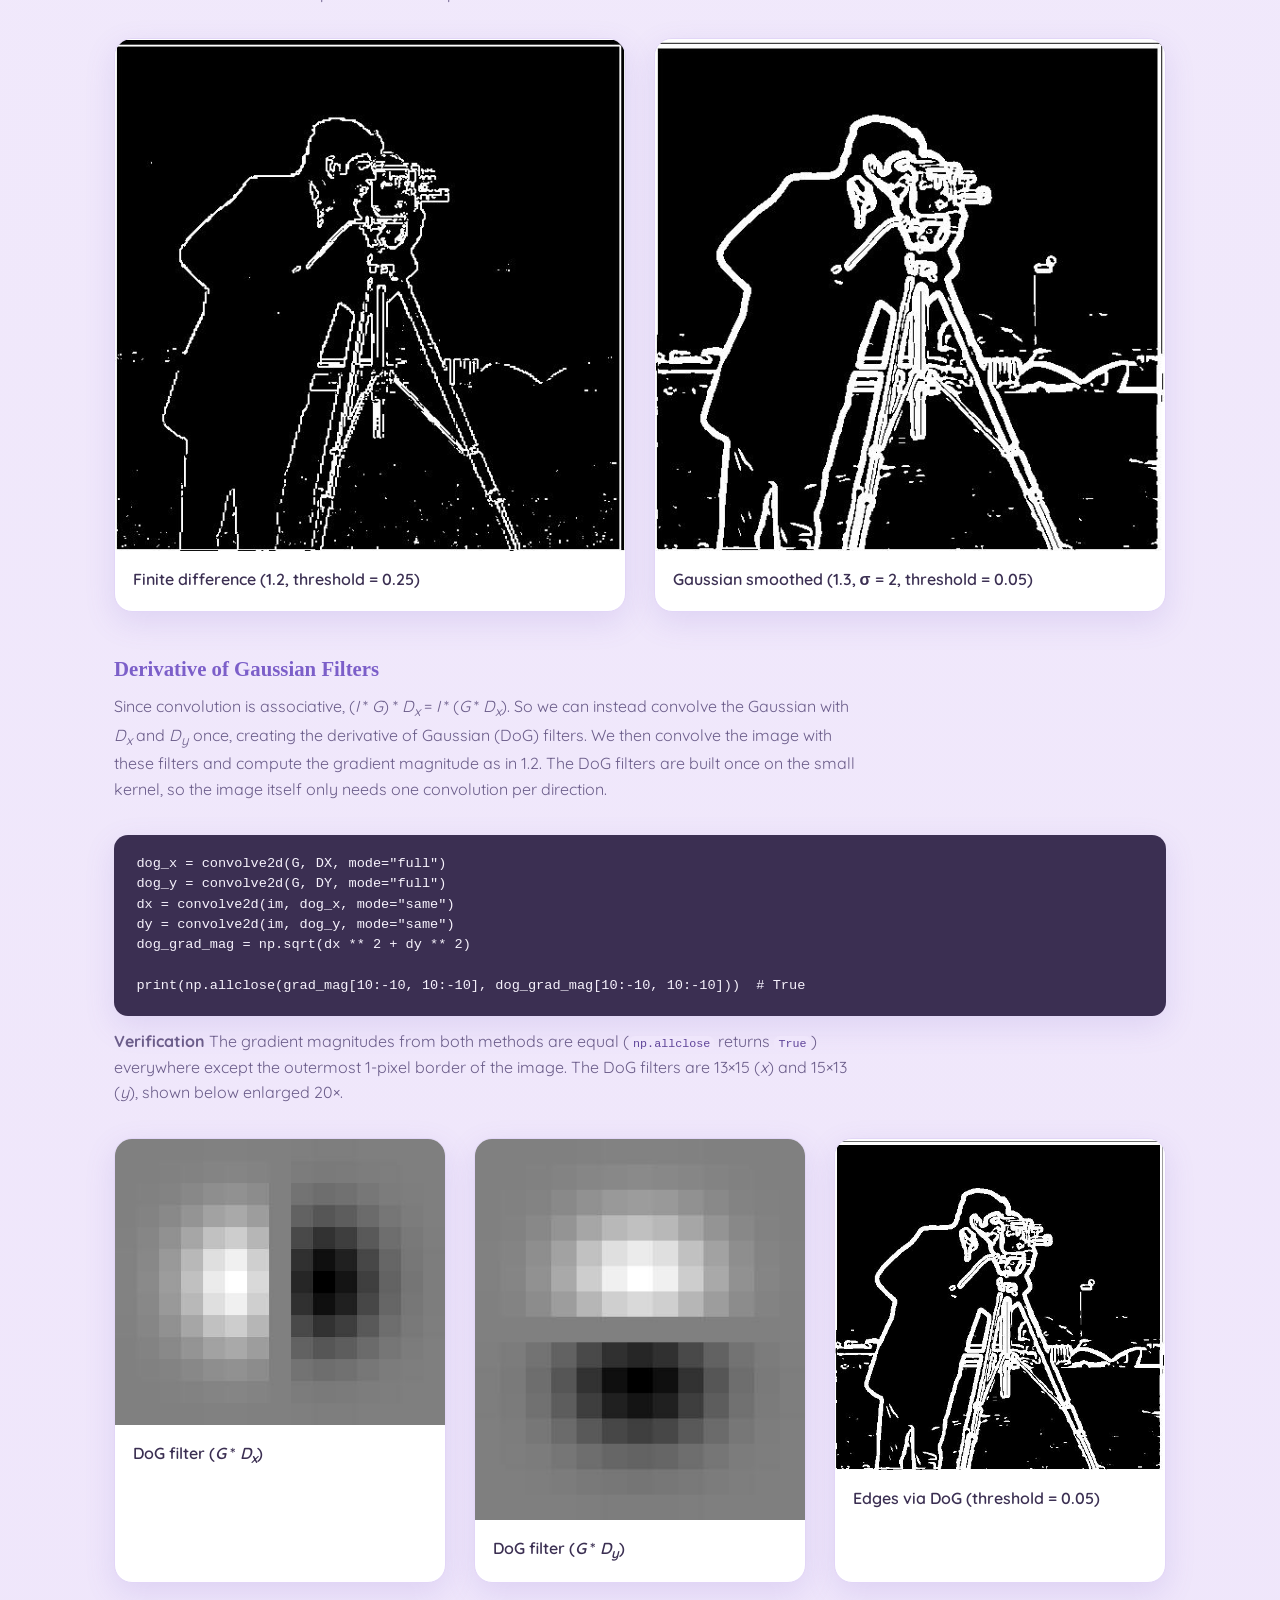
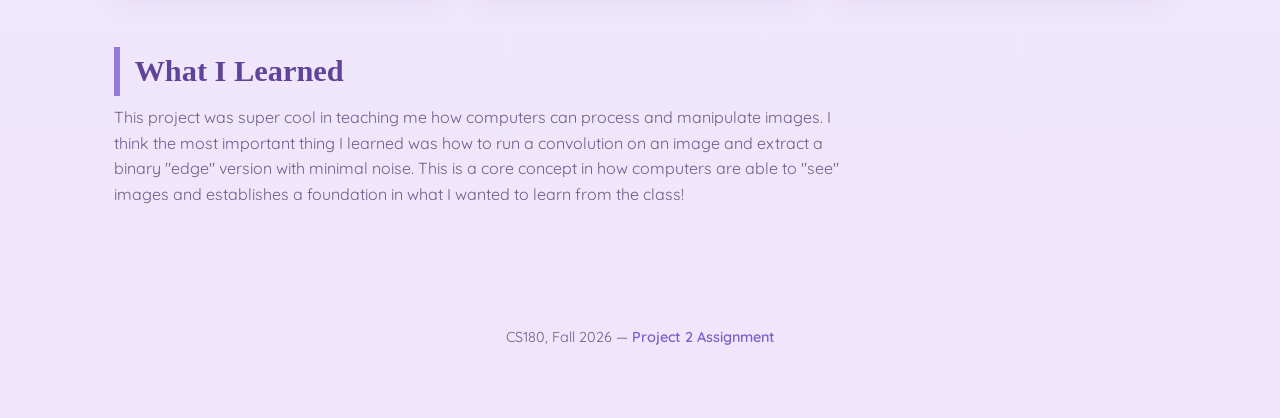
<file: proj2/index.html>
<!DOCTYPE html>
<html lang="en">
<head>
  <meta charset="UTF-8" />
  <meta name="viewport" content="width=device-width, initial-scale=1.0" />
  <title>CS180 Project 2 — Fun with Filters and Frequencies</title>
  <link rel="preconnect" href="https://fonts.googleapis.com" />
  <link rel="preconnect" href="https://fonts.gstatic.com" crossorigin />
  <link href="https://fonts.googleapis.com/css2?family=Quicksand:wght@400;500;600;700&display=swap" rel="stylesheet" />
  <link rel="stylesheet" href="../css/style.css?v=6" />
</head>
<body>

  <nav class="site-nav">
    <a href="../index.html">Project 0</a>
    <a href="../proj1/index.html">Project 1</a>
    <a href="index.html" class="current">Project 2</a>
  </nav>

  <header class="site-header">
    <h1>Fun with Filters and Frequencies</h1>
    <p>CS180 — Project 2</p>
    <p class="byline">by Avik Gautam</p>
  </header>

  <main>

    <nav class="sub-tabs">
      <a href="#tab-convolutions" data-tab="tab-convolutions">Convolutions</a>
      <a href="#tab-sharpening" data-tab="tab-sharpening">Sharpening</a>
      <a href="#tab-hybrid" data-tab="tab-hybrid">Hybrid Images</a>
      <a href="#tab-blending" data-tab="tab-blending">Blending</a>
    </nav>

    <div class="tab-panel" id="tab-convolutions">

    <section class="part-section" id="part1-1">
      <h2>Part 1.1: Convolutions from Scratch</h2>
      <p class="part-intro">
        In this section, I implemented convolution from scratch in two ways: one using four
        <code>for</code> loops and one using two. I applied both to a grayscale self-portrait with
        three kernels: a 9×9 box filter, <em>D</em><sub><em>x</em></sub> = [1, 0, −1], and <em>D</em><sub><em>y</em></sub> = [1, 0, −1]<sup>T</sup>.
      </p>

      <h3>Padding &amp; Flipping</h3>
      <p class="part-intro">
        In each case, I first prepped by padding the source image. With each kernel, we want to
        center the kernel on each individual pixel; however, for edge pixels the kernel can extend
        past the image bounds. To solve this, we add padding based on the kernel's size: we
        calculate the height and width of the kernel and pad the original image's edges with zeros.
        I then flip the kernel and run my <code>for</code> loops.
      </p>
      <pre class="code-block"><code>flip_kernel = kernel[::-1, ::-1]

kh, kw = kernel.shape
h, w = im.shape

pad_top = kh // 2
pad_bottom = (kh - 1) - pad_top
pad_left = kw // 2
pad_right = (kw - 1) - pad_left

padded = np.zeros(((h + pad_top + pad_bottom), (w + pad_left + pad_right)))
padded[pad_top:pad_top + h, pad_left:pad_left + w] = im
output = np.zeros(im.shape)</code></pre>

      <h3>Four Loops</h3>
      <p class="part-intro">
        In the four-loop case, I run nested <code>for</code> loops over the rows and columns of the
        original image. Within these loops, I run a second set of nested loops over the kernel's
        height and width. At each fully nested iteration, I add the current padded image pixel
        multiplied by the current value of the flipped kernel to a running sum. After iterating
        through the whole kernel for a given pixel, I set the corresponding output pixel to this sum.
      </p>
      <pre class="code-block"><code>for i in range(h):
    for j in range(w):
        total = 0
        for u in range(kh):
            for v in range(kw):
                total += padded[i+u, j+v] * flip_kernel[u, v]
        output[i, j] = total</code></pre>

      <h3>Two Loops</h3>
      <p class="part-intro">
        In the two-loop case, I run the same two nested loops over the original image. This time,
        instead of looping over the kernel itself, I take the kernel-sized slice of the padded image,
        multiply it elementwise with the flipped kernel, and set the output pixel to the sum of the
        resulting array.
      </p>
      <pre class="code-block"><code>for i in range(h):
    for j in range(w):
        output[i, j] = np.sum(padded[i:i + kh, j:j + kw] * flip_kernel)</code></pre>

      <h3>Results</h3>
      <div class="gallery full-image two-up">
        <figure>
          <img src="images/part1_1/selfie_gray.jpg" alt="Grayscale self-portrait" />
          <figcaption>Original (grayscale)</figcaption>
        </figure>
        <figure>
          <img src="images/part1_1/selfie_box.jpg" alt="Self-portrait convolved with 9x9 box filter" />
          <figcaption>9×9 box filter</figcaption>
        </figure>
        <figure>
          <img src="images/part1_1/selfie_dx.jpg" alt="Self-portrait convolved with D_x" />
          <figcaption><em>D</em><sub><em>x</em></sub></figcaption>
        </figure>
        <figure>
          <img src="images/part1_1/selfie_dy.jpg" alt="Self-portrait convolved with D_y" />
          <figcaption><em>D</em><sub><em>y</em></sub></figcaption>
        </figure>
      </div>

      <h3>Comparison with <code>scipy.signal.convolve2d</code></h3>
      <p class="part-intro">
        Both of my implementations match <code>scipy.signal.convolve2d</code> (<code>mode="same"</code>)
        for every kernel.
      </p>
      <p class="part-intro">
        <strong>Runtime</strong> Since the box kernel has a total of 81 entries, the two-loop version
        wins: taking the kernel-sized slice of the image requires much less overhead than running a
        Python loop over all 81 kernel entries for each pixel. However, for the <em>D</em><sub><em>x</em></sub> and <em>D</em><sub><em>y</em></sub> kernels,
        the four-loop version wins, because the overhead of the NumPy calls takes longer than running
        3 iterations of the inner loop. In all cases, <code>convolve2d</code> wins, as it runs compiled
        C code rather than slow Python code.
      </p>
      <table class="offsets">
        <thead>
          <tr><th>Kernel</th><th>Four loops</th><th>Two loops</th><th>scipy convolve2d</th></tr>
        </thead>
        <tbody>
          <tr><td>9×9 box</td><td>1.243s</td><td>0.139s</td><td>0.007s</td></tr>
          <tr><td><em>D</em><sub><em>x</em></sub></td><td>0.062s</td><td>0.137s</td><td>0.001s</td></tr>
          <tr><td><em>D</em><sub><em>y</em></sub></td><td>0.067s</td><td>0.136s</td><td>0.001s</td></tr>
        </tbody>
      </table>
      <p class="part-intro">
        <strong>Boundaries</strong> Due to the zero padding, each kernel creates a different edge
        behavior. The box kernel darkens all edges, because the zero padding is averaged in around the
        whole image. The <em>D</em><sub><em>x</em></sub> kernel brightens the left edge and darkens the right edge, since at the
        left edge the +1 weight lands on a real pixel and the −1 weight on a padded zero, while at the
        right edge it is the opposite. The same applies to the <em>D</em><sub><em>y</em></sub> kernel, except it brightens the top
        edge and darkens the bottom edge.
      </p>
    </section>

    <section class="part-section" id="part1-2">
      <h2>Part 1.2: Finite Difference Operator</h2>
      <p class="part-intro">
        In this section, I detected edges in the cameraman image using finite difference operators.
        Convolving the image with <em>D</em><sub><em>x</em></sub> = [1, 0, −1] and <em>D</em><sub><em>y</em></sub> = [1, 0, −1]<sup>T</sup> gives the
        partial derivatives in <em>x</em> and <em>y</em>, which respond to vertical and horizontal
        edges respectively. Combining them gives the gradient magnitude, which measures edge strength
        in any direction, and thresholding that gives a binary edge image.
      </p>

      <h3>Partial Derivatives &amp; Gradient Magnitude</h3>
      <p class="part-intro">
        At each pixel, the two partial derivatives form the gradient vector, and its length is the
        gradient magnitude:
        &radic;((&part;I/&part;x)<sup>2</sup> + (&part;I/&part;y)<sup>2</sup>).
      </p>
      <pre class="code-block"><code>dx = convolve2d(im, DX, mode="same")
dy = convolve2d(im, DY, mode="same")
grad_mag = np.sqrt(dx ** 2 + dy ** 2)</code></pre>
      <div class="gallery full-image three-up">
        <figure>
          <img src="images/part1_2/cameraman_dx.jpg" alt="Cameraman partial derivative in x" />
          <figcaption>&part;I/&part;x</figcaption>
        </figure>
        <figure>
          <img src="images/part1_2/cameraman_dy.jpg" alt="Cameraman partial derivative in y" />
          <figcaption>&part;I/&part;y</figcaption>
        </figure>
        <figure>
          <img src="images/part1_2/cameraman_grad_mag.jpg" alt="Cameraman gradient magnitude" />
          <figcaption>Gradient magnitude</figcaption>
        </figure>
      </div>

      <h3>Binarized Edge Image</h3>
      <p class="part-intro">
        <strong>Threshold</strong> I chose a threshold of 0.25 on the gradient magnitude. This
        threshold gave enough definition on the main subject while mostly suppressing the noisy grass
        in the original image.
      </p>
      <p class="part-intro">
        <strong>Tradeoff</strong> One major flaw is that it practically ignores the buildings in the
        background, as their edges are much lighter and less defined. This meant that while picking a
        threshold, I had to choose between a much noisier image where the buildings had definition, or
        a much cleaner image where the buildings were nearly non-existent.
      </p>
      <pre class="code-block"><code>threshold = 0.25
edges = grad_mag &gt; threshold</code></pre>
      <div class="gallery full-image single">
        <figure>
          <img src="images/part1_2/cameraman_edges.jpg" alt="Cameraman binarized edge image" />
          <figcaption>Edges (threshold = 0.25)</figcaption>
        </figure>
      </div>
    </section>

    <section class="part-section" id="part1-3">
      <h2>Part 1.3: Derivative of Gaussian (DoG) Filter</h2>
      <p class="part-intro">
        In 1.2, the gradient strengths of the grass and the background buildings overlapped, so no
        threshold on the finite differences could separate them. Here in 1.3, we first smooth the
        image with a Gaussian filter <em>G</em>, which averages out the random pixel-to-pixel changes
        while keeping the real edges.
      </p>
      <p class="part-intro">
        <strong>Parameters</strong> &sigma; = 2, 13×13 kernel (size 6&sigma; + 1), built with
        <code>cv2.getGaussianKernel</code> and an outer product with its transpose. Edge threshold = 0.05.
      </p>

      <h3>Blur, Then Differentiate</h3>
      <p class="part-intro">
        First, we convolve the image with the Gaussian to blur it. Then we convolve the blurred image
        with <em>D</em><sub><em>x</em></sub> and <em>D</em><sub><em>y</em></sub> and compute the gradient magnitude as we did in 1.2.
      </p>
      <pre class="code-block"><code>sigma = 2
ksize = (sigma * 6) + 1
g = cv2.getGaussianKernel(ksize, sigma)
G = g @ g.T

blurred = convolve2d(im, G, mode="same")
dx = convolve2d(blurred, DX, mode="same")
dy = convolve2d(blurred, DY, mode="same")
grad_mag = np.sqrt(dx ** 2 + dy ** 2)
edges = grad_mag &gt; 0.05</code></pre>
      <div class="gallery full-image three-up">
        <figure>
          <img src="images/part1_3/cameraman_blurred.jpg" alt="Cameraman blurred with Gaussian" />
          <figcaption>Blurred</figcaption>
        </figure>
        <figure>
          <img src="images/part1_3/cameraman_blur_dx.jpg" alt="Blurred cameraman partial derivative in x" />
          <figcaption>&part;I/&part;x (blurred)</figcaption>
        </figure>
        <figure>
          <img src="images/part1_3/cameraman_blur_dy.jpg" alt="Blurred cameraman partial derivative in y" />
          <figcaption>&part;I/&part;y (blurred)</figcaption>
        </figure>
      </div>
      <div class="gallery full-image two-up">
        <figure>
          <img src="images/part1_3/cameraman_blur_grad_mag.jpg" alt="Blurred cameraman gradient magnitude" />
          <figcaption>Gradient magnitude (blurred)</figcaption>
        </figure>
        <figure>
          <img src="images/part1_3/cameraman_blur_edges.jpg" alt="Blurred cameraman binarized edges" />
          <figcaption>Edges (threshold = 0.05)</figcaption>
        </figure>
      </div>

      <h3>Differences from 1.2</h3>
      <p class="part-intro">
        <strong>Noise</strong> We are now able to create an edge image with much more definition and
        without most of the grass noise found in 1.2. There are far fewer isolated pixels in the grass,
        and the outlines of the buildings in the back are much more defined. This is because the
        Gaussian averages out the grass noise, while the real edges survive since they are larger and
        more consistent.
      </p>
      <p class="part-intro">
        <strong>Edge thickness</strong> The edges are also much thicker, since the blur spreads each
        edge over more pixels and the lower threshold keeps more of that spread.
      </p>
      <div class="gallery full-image two-up">
        <figure>
          <img src="images/part1_2/cameraman_edges.jpg" alt="Finite difference edges from Part 1.2" />
          <figcaption>Finite difference (1.2, threshold = 0.25)</figcaption>
        </figure>
        <figure>
          <img src="images/part1_3/cameraman_blur_edges.jpg" alt="Gaussian-smoothed edges" />
          <figcaption>Gaussian smoothed (1.3, &sigma; = 2, threshold = 0.05)</figcaption>
        </figure>
      </div>

      <h3>Derivative of Gaussian Filters</h3>
      <p class="part-intro">
        Since convolution is associative, (<em>I</em> * <em>G</em>) * <em>D</em><sub><em>x</em></sub> =
        <em>I</em> * (<em>G</em> * <em>D</em><sub><em>x</em></sub>). So we can instead convolve the Gaussian with <em>D</em><sub><em>x</em></sub> and
        <em>D</em><sub><em>y</em></sub> once, creating the derivative of Gaussian (DoG) filters. We then convolve the image with
        these filters and compute the gradient magnitude as in 1.2. The DoG filters are built once on
        the small kernel, so the image itself only needs one convolution per direction.
      </p>
      <pre class="code-block"><code>dog_x = convolve2d(G, DX, mode="full")
dog_y = convolve2d(G, DY, mode="full")
dx = convolve2d(im, dog_x, mode="same")
dy = convolve2d(im, dog_y, mode="same")
dog_grad_mag = np.sqrt(dx ** 2 + dy ** 2)

print(np.allclose(grad_mag[10:-10, 10:-10], dog_grad_mag[10:-10, 10:-10]))  # True</code></pre>
      <p class="part-intro">
        <strong>Verification</strong> The gradient magnitudes from both methods are equal
        (<code>np.allclose</code> returns <code>True</code>) everywhere except the outermost 1-pixel
        border of the image. The DoG filters are 13×15 (<em>x</em>) and 15×13 (<em>y</em>), shown below
        enlarged 20×.
      </p>
      <div class="gallery full-image three-up">
        <figure>
          <img src="images/part1_3/dog_x.jpg" alt="Derivative of Gaussian filter in x" />
          <figcaption>DoG filter (<em>G</em> * <em>D</em><sub><em>x</em></sub>)</figcaption>
        </figure>
        <figure>
          <img src="images/part1_3/dog_y.jpg" alt="Derivative of Gaussian filter in y" />
          <figcaption>DoG filter (<em>G</em> * <em>D</em><sub><em>y</em></sub>)</figcaption>
        </figure>
        <figure>
          <img src="images/part1_3/cameraman_dog_edges.jpg" alt="Edges from DoG filters" />
          <figcaption>Edges via DoG (threshold = 0.05)</figcaption>
        </figure>
      </div>
    </section>

    </div>

    <div class="tab-panel" id="tab-sharpening">

    <section class="part-section" id="part2-1">
      <h2>Part 2.1: Image "Sharpening"</h2>
      <p class="part-intro">
        To sharpen an image, we first blur it with a Gaussian. This acts as a low-pass filter, removing
        the high frequencies from the original image. If we then subtract the blurred image from the
        original, we are left with only the high frequencies. By adding a scaled amount (&alpha;) of
        these back to the original image, we get an output image with the high frequencies emphasized,
        which makes it look sharper.
      </p>

      <h3>Unsharp Mask Filter</h3>
      <p class="part-intro">
        These steps can be combined into a single convolution. Written out, sharpening is
        <em>f</em> + &alpha;(<em>f</em> &minus; <em>f</em> * <em>G</em>). To pull out <em>f</em>, we
        rewrite it as <em>f</em> * <em>e</em>, where <em>e</em> is the unit impulse: a kernel that
        returns the same image when convolved with it. This gives us
        <em>f</em> * ((1 + &alpha;)<em>e</em> &minus; &alpha;<em>G</em>), so we can build this one
        kernel, the unsharp mask filter, and convolve the image with it once. I used &sigma; = 2
        (13×13 kernel) and &alpha; = 1, and the single-filter result matched the step-by-step version
        exactly.
      </p>
      <pre class="code-block"><code>blurred = conv_color(im, G)
high = im - blurred
sharpened = im + alpha * high

e = np.zeros(G.shape)
e[ksize // 2, ksize //2] = 1
unsharp = (1 + alpha) * e - alpha * G
sharpened_2 = conv_color(im, unsharp)

print(np.allclose(sharpened_2, sharpened))  # True</code></pre>

      <h3>Taj Mahal</h3>
      <div class="gallery full-image">
        <figure>
          <img src="images/part2_1/taj_original.jpg" alt="Taj Mahal original" />
          <figcaption>Original</figcaption>
        </figure>
        <figure>
          <img src="images/part2_1/taj_blurred.jpg" alt="Taj Mahal blurred" />
          <figcaption>Blurred (low frequencies)</figcaption>
        </figure>
        <figure>
          <img src="images/part2_1/taj_high.jpg" alt="Taj Mahal high frequencies" />
          <figcaption>High frequencies</figcaption>
        </figure>
        <figure>
          <img src="images/part2_1/taj_sharpened.jpg" alt="Taj Mahal sharpened" />
          <figcaption>Sharpened (&alpha; = 1)</figcaption>
        </figure>

      </div>

      <h3>Varying the Sharpening Amount</h3>
      <p class="part-intro">
        As seen in the Taj Mahal images, the more we increase &alpha;, the more high-frequency noise
        we introduce to the image.
      </p>
      <div class="gallery full-image">
        <figure>
          <img src="images/part2_1/taj_alpha_0.5.jpg" alt="Taj Mahal sharpened with alpha 0.5" />
          <figcaption>&alpha; = 0.5</figcaption>
        </figure>
        <figure>
          <img src="images/part2_1/taj_alpha_1.jpg" alt="Taj Mahal sharpened with alpha 1" />
          <figcaption>&alpha; = 1</figcaption>
        </figure>
        <figure>
          <img src="images/part2_1/taj_alpha_2.jpg" alt="Taj Mahal sharpened with alpha 2" />
          <figcaption>&alpha; = 2</figcaption>
        </figure>
        <figure>
          <img src="images/part2_1/taj_alpha_4.jpg" alt="Taj Mahal sharpened with alpha 4" />
          <figcaption>&alpha; = 4</figcaption>
        </figure>
      </div>

      <h3>Dog</h3>
      <p class="part-intro">
        The dog photo is much blurrier than the others. Although sharpening strengthens the
        high-frequency edges, the blurriness still dominates the image. This may be because the image
        is blurry from actual camera shake rather than low resolution.
      </p>
      <div class="gallery full-image">
        <figure>
          <img src="images/part2_1/dog_original.jpg" alt="Dog original" />
          <figcaption>Original</figcaption>
        </figure>
        <figure>
          <img src="images/part2_1/dog_blurred.jpg" alt="Dog blurred" />
          <figcaption>Blurred (low frequencies)</figcaption>
        </figure>
        <figure>
          <img src="images/part2_1/dog_high.jpg" alt="Dog high frequencies" />
          <figcaption>High frequencies</figcaption>
        </figure>
        <figure>
          <img src="images/part2_1/dog_sharpened.jpg" alt="Dog sharpened" />
          <figcaption>Sharpened (&alpha; = 1)</figcaption>
        </figure>
      </div>

      <h3>Blur, Then Re-sharpen</h3>
      <p class="part-intro">
        Re-sharpening the image after manually blurring it doesn't perfectly recreate the original.
        As noted in the Taj Mahal images, the high &alpha; also introduces some high-frequency noise.
      </p>
      <div class="gallery full-image three-up">
        <figure>
          <img src="images/part2_1/sharp_original.jpg" alt="Sharp original image" />
          <figcaption>Original</figcaption>
        </figure>
        <figure>
          <img src="images/part2_1/sharp_blurred.jpg" alt="Sharp image after blurring" />
          <figcaption>Blurred</figcaption>
        </figure>
        <figure>
          <img src="images/part2_1/sharp_resharpened.jpg" alt="Blurred image after sharpening" />
          <figcaption>Re-sharpened (&alpha; = 4)</figcaption>
        </figure>
      </div>
    </section>

    </div>

    <div class="tab-panel" id="tab-hybrid">

    <section class="part-section" id="part2-2">
      <h2>Part 2.2: Hybrid Images</h2>
      <p class="part-intro">
        In this section, we create an optical illusion which forms "hybrid images". The idea behind it is that we take the low frequencies of one image and the high frequencies of the other, and overlay them. This makes it so that at further distances, we are able to see the broader, blurry low frequency edges and up close we are able to see the higher frequency details from the other image.
      </p>

      <h3>Method</h3>
      <p class="part-intro">
        To take the low frequency of one image, we low-pass it with a Gaussian, and on the other image we low-pass it and subtract it from the original image. Each pass uses a different sigma based on the clarity of each image in the final merge. I checked and compared many combinations of sigmas and landed on these values below.
      </p>
      <pre class="code-block"><code>def gaussian(sigma):
    ksize = int(sigma * 3) * 2 + 1
    g = cv2.getGaussianKernel(ksize, sigma)
    return g @ g.T

def blur(im, sigma):
    return convolve2d(im, gaussian(sigma), mode="same", boundary="symm")

def hybrid_image(im1, im2, sigma1, sigma2):
    low = blur(im1, sigma1)
    high = im2 - blur(im2, sigma2)
    return low, high, low + high</code></pre>

      <h3>Derek + Nutmeg: Full Process</h3>
      <div class="gallery full-image">
        <figure>
          <img src="images/part2_2/derek_original.jpg" alt="Derek original" />
          <figcaption>Derek (original)</figcaption>
        </figure>
        <figure>
          <img src="images/part2_2/nutmeg_original.jpg" alt="Nutmeg original" />
          <figcaption>Nutmeg (original)</figcaption>
        </figure>
        <figure>
          <img src="images/part2_2/derek_aligned.jpg" alt="Derek aligned" />
          <figcaption>Derek (aligned)</figcaption>
        </figure>
        <figure>
          <img src="images/part2_2/nutmeg_aligned.jpg" alt="Nutmeg aligned" />
          <figcaption>Nutmeg (aligned)</figcaption>
        </figure>
      </div>
      <div class="gallery full-image two-up">
        <figure>
          <img src="images/part2_2/derek_low.jpg" alt="Derek low-pass filtered" />
          <figcaption>Derek, low-pass (&sigma; = 10)</figcaption>
        </figure>
        <figure>
          <img src="images/part2_2/nutmeg_high.jpg" alt="Nutmeg high-pass filtered" />
          <figcaption>Nutmeg, high-pass (&sigma; = 4)</figcaption>
        </figure>
      </div>
      <p class="part-intro">
        <strong>Fourier analysis</strong> The center of each transform represents low frequencies and
        points further out represent higher frequencies: the low-passed Derek keeps only the bright center,
        the high-passed Nutmeg removes it, and the hybrid contains both. The bright cross and diagonal
        streaks come from the image borders and alignment edges, not the filtering.
      </p>
      <div class="gallery full-image">
        <figure>
          <img src="images/part2_2/fft_im1.jpg" alt="Log magnitude FFT: Image 1 (low)" />
          <figcaption>Image 1 (low)</figcaption>
        </figure>
        <figure>
          <img src="images/part2_2/fft_im2.jpg" alt="Log magnitude FFT: Image 2 (high)" />
          <figcaption>Image 2 (high)</figcaption>
        </figure>
        <figure>
          <img src="images/part2_2/fft_low.jpg" alt="Log magnitude FFT: Low-passed image 1" />
          <figcaption>Low-passed image 1</figcaption>
        </figure>
        <figure>
          <img src="images/part2_2/fft_high.jpg" alt="Log magnitude FFT: High-passed image 2" />
          <figcaption>High-passed image 2</figcaption>
        </figure>
        <figure>
          <img src="images/part2_2/fft_hybrid.jpg" alt="Log magnitude FFT: Hybrid" />
          <figcaption>Hybrid</figcaption>
        </figure>
      </div>
      <p class="part-intro">
        <strong>Result</strong> Now you can see nutmeg from up close and Derek from far away!
      </p>
      <div class="gallery full-image single">
        <figure>
          <img src="images/part2_2/derek_nutmeg.jpg" alt="Derek and Nutmeg hybrid" />
          <figcaption>Hybrid</figcaption>
        </figure>
      </div>

      <h3>Dog + Me</h3>
      <div class="gallery full-image">
        <figure>
          <img src="images/part2_2/hybrid2_im1.jpg" alt="Me, aligned" />
          <figcaption>Me (low-pass, &sigma; = 6)</figcaption>
        </figure>
        <figure>
          <img src="images/part2_2/hybrid2_im2.jpg" alt="Dog, aligned" />
          <figcaption>Dog (high-pass, &sigma; = 3)</figcaption>
        </figure>
        <figure>
          <img src="images/part2_2/hybrid2.jpg" alt="Dog + Me hybrid" />
          <figcaption>Hybrid</figcaption>
        </figure>
      </div>

      <h3>Mochi + Ashley</h3>
      <div class="gallery full-image">
        <figure>
          <img src="images/part2_2/hybrid3_im1.jpg" alt="Ashley, aligned" />
          <figcaption>Ashley (low-pass, &sigma; = 6)</figcaption>
        </figure>
        <figure>
          <img src="images/part2_2/hybrid3_im2.jpg" alt="Mochi, aligned" />
          <figcaption>Mochi (high-pass, &sigma; = 2)</figcaption>
        </figure>
        <figure>
          <img src="images/part2_2/hybrid3.jpg" alt="Mochi + Ashley hybrid" />
          <figcaption>Hybrid</figcaption>
        </figure>
      </div>
    </section>

    </div>

    <div class="tab-panel" id="tab-blending">

    <section class="part-section" id="part2-3">
      <h2>Part 2.3: Gaussian and Laplacian Stacks</h2>
      <p class="part-intro">
        Here we use multiresolution blending to naturally merge two images together. Instead of creating a hard border between them, we split each image into frequency bands, from fine detail to broad color, and blend each band with an increasingly blurred mask, so broad colors fade together gradually while fine details stay sharp.
      </p>
      <h3>Building the Stacks</h3>
      <p class="part-intro">
        To achieve this multiresolution blend, we use Gaussian and Laplacian stacks. The Gaussian stack
        is the image blurred more and more at each level, without ever shrinking it. The Laplacian stack
        holds the difference between each pair of neighboring Gaussian levels, so each level contains a
        different band of detail, from fine edges down to broad color. We blend the two images'
        Laplacian levels one at a time, weighting each by the mask blurred to the same level, then add
        the blended levels together to get the final image!
      </p>
      <pre class="code-block"><code>def gaussian_stack(im, levels, sigma):
    l = [im]
    for level in range(1, levels):
        l.append(blur(l[level - 1], sigma * 2 ** level))
    return l

def laplacian_stack(g_stack):
    l = []
    for i in range(len(g_stack) - 1):
        l.append(g_stack[i] - g_stack[i + 1])
    l.append(g_stack[-1])
    return l</code></pre>

      <h3>Apple</h3>
      <div class="gallery full-image single-wide">
        <figure>
          <img src="images/part2_3/apple_gaussian.jpg" alt="Apple gaussian stack" />
          <figcaption>Gaussian stack, levels 0&ndash;4 (left to right)</figcaption>
        </figure>
      </div>
      <div class="gallery full-image single-wide">
        <figure>
          <img src="images/part2_3/apple_laplacian.jpg" alt="Apple laplacian stack" />
          <figcaption>Laplacian stack, levels 0&ndash;4 (each level rescaled for display)</figcaption>
        </figure>
      </div>

      <h3>Orange</h3>
      <div class="gallery full-image single-wide">
        <figure>
          <img src="images/part2_3/orange_gaussian.jpg" alt="Orange gaussian stack" />
          <figcaption>Gaussian stack, levels 0&ndash;4 (left to right)</figcaption>
        </figure>
      </div>
      <div class="gallery full-image single-wide">
        <figure>
          <img src="images/part2_3/orange_laplacian.jpg" alt="Orange laplacian stack" />
          <figcaption>Laplacian stack, levels 0&ndash;4 (each level rescaled for display)</figcaption>
        </figure>
      </div>

    </section>

    <section class="part-section" id="part2-4">
      <h2>Part 2.4: Multiresolution Blending</h2>
      <pre class="code-block"><code>def blend(a, b, mask, levels, sigma):
    la = laplacian_stack(gaussian_stack(a, levels, sigma))
    lb = laplacian_stack(gaussian_stack(b, levels, sigma))
    gm = gaussian_stack(mask, levels, sigma)
    output = 0
    for i in range(levels):
        output += gm[i] * la[i] + (1 - gm[i]) * lb[i]
    return output</code></pre>

      <h3>The Oraple</h3>
      <div class="gallery full-image three-up">
        <figure>
          <img src="images/part2_4/apple.jpg" alt="Apple" />
          <figcaption>Apple</figcaption>
        </figure>
        <figure>
          <img src="images/part2_4/orange.jpg" alt="Orange" />
          <figcaption>Orange</figcaption>
        </figure>
        <figure>
          <img src="images/part2_4/oraple.jpg" alt="Oraple" />
          <figcaption>Oraple</figcaption>
        </figure>
      </div>

      <h3>Recreating Figure 3.42</h3>
      <div class="gallery full-image three-up">
        <figure>
          <img src="images/part2_4/fig_apple_0.jpg" alt="Masked apple, level 0" />
          <figcaption>Apple, level 0</figcaption>
        </figure>
        <figure>
          <img src="images/part2_4/fig_orange_0.jpg" alt="Masked orange, level 0" />
          <figcaption>Orange, level 0</figcaption>
        </figure>
        <figure>
          <img src="images/part2_4/fig_blend_0.jpg" alt="Blended, level 0" />
          <figcaption>Blend, level 0</figcaption>
        </figure>
      </div>
      <div class="gallery full-image three-up">
        <figure>
          <img src="images/part2_4/fig_apple_2.jpg" alt="Masked apple, level 2" />
          <figcaption>Apple, level 2</figcaption>
        </figure>
        <figure>
          <img src="images/part2_4/fig_orange_2.jpg" alt="Masked orange, level 2" />
          <figcaption>Orange, level 2</figcaption>
        </figure>
        <figure>
          <img src="images/part2_4/fig_blend_2.jpg" alt="Blended, level 2" />
          <figcaption>Blend, level 2</figcaption>
        </figure>
      </div>
      <div class="gallery full-image three-up">
        <figure>
          <img src="images/part2_4/fig_apple_4.jpg" alt="Masked apple, level 4" />
          <figcaption>Apple, level 4</figcaption>
        </figure>
        <figure>
          <img src="images/part2_4/fig_orange_4.jpg" alt="Masked orange, level 4" />
          <figcaption>Orange, level 4</figcaption>
        </figure>
        <figure>
          <img src="images/part2_4/fig_blend_4.jpg" alt="Blended, level 4" />
          <figcaption>Blend, level 4</figcaption>
        </figure>
      </div>
      <div class="gallery full-image three-up">
        <figure>
          <img src="images/part2_4/fig_apple_full.jpg" alt="Masked apple, full resolution" />
          <figcaption>Apple, full resolution</figcaption>
        </figure>
        <figure>
          <img src="images/part2_4/fig_orange_full.jpg" alt="Masked orange, full resolution" />
          <figcaption>Orange, full resolution</figcaption>
        </figure>
        <figure>
          <img src="images/part2_4/fig_blend_full.jpg" alt="Blended, full resolution" />
          <figcaption>Blend, full resolution</figcaption>
        </figure>
      </div>

      <h3>Ship in a Glass</h3>
      <div class="gallery full-image">
        <figure>
          <img src="images/part2_4/blend2_a.jpg" alt="Cruise ship (scaled 0.8×)" />
          <figcaption>Cruise ship (scaled 0.8×)</figcaption>
        </figure>
        <figure>
          <img src="images/part2_4/blend2_b.jpg" alt="Glass of water" />
          <figcaption>Glass of water</figcaption>
        </figure>
        <figure>
          <img src="images/part2_4/blend2_mask.jpg" alt="Ship in a Glass mask" />
          <figcaption>Circular mask (irregular)</figcaption>
        </figure>
        <figure>
          <img src="images/part2_4/blend2.jpg" alt="Ship in a Glass result" />
          <figcaption>Blended</figcaption>
        </figure>
      </div>

      <h3>Sand to Snow</h3>
      <div class="gallery full-image">
        <figure>
          <img src="images/part2_4/blend3_a.jpg" alt="Sand dunes" />
          <figcaption>Sand dunes</figcaption>
        </figure>
        <figure>
          <img src="images/part2_4/blend3_b.jpg" alt="Snow dunes" />
          <figcaption>Snow dunes</figcaption>
        </figure>
        <figure>
          <img src="images/part2_4/blend3_mask.jpg" alt="Sand to Snow mask" />
          <figcaption>Vertical line mask (pre-blurred, &sigma; = 40)</figcaption>
        </figure>
        <figure>
          <img src="images/part2_4/blend3.jpg" alt="Sand to Snow result" />
          <figcaption>Blended</figcaption>
        </figure>
      </div>
    </section>

    </div>

    <section class="part-section" id="learned">
      <h2>What I Learned</h2>
      <p class="part-intro">
        This project was super cool in teaching me how computers can process and manipulate images. I think the most important thing I learned was how to run a convolution on an image and extract a binary "edge" version with minimal noise. This is a core concept in how computers are able to "see" images and establishes a foundation in what I wanted to learn from the class!
      </p>
    </section>

  </main>

  <footer class="site-footer">
    <p>CS180, Fall 2026 — <a href="https://cal-cs180.github.io/fa26/hw/proj2/index.html">Project 2 Assignment</a></p>
  </footer>

  <script src="../js/lightbox.js"></script>
  <script src="../js/tabs.js"></script>
</body>
</html>
</file>
<file: css/style.css>
:root {
  --bg: #f6f2fc;
  --bg-alt: #efe6fb;
  --card: #ffffff;
  --ink: #3b2f52;
  --ink-soft: #6b5d8a;
  --lavender: #b9a4e8;
  --lavender-deep: #7c5fc9;
  --lavender-darker: #5f4499;
  --accent: #9478dd;
  --border: #e2d6f7;
  --shadow: 0 10px 30px rgba(124, 95, 201, 0.15);
}

* {
  box-sizing: border-box;
}

body {
  margin: 0;
  font-family: "Quicksand", "Trebuchet MS", sans-serif;
  color: var(--ink);
  background: linear-gradient(180deg, var(--bg) 0%, var(--bg-alt) 100%);
  line-height: 1.6;
}

.site-nav {
  display: flex;
  justify-content: center;
  gap: 0.5rem;
  flex-wrap: wrap;
  padding: 1rem 1.5rem;
  background: var(--ink);
}

.site-nav a {
  color: #f6f2fc;
  text-decoration: none;
  font-weight: 600;
  font-size: 0.9rem;
  padding: 0.4rem 1rem;
  border-radius: 999px;
  opacity: 0.7;
  transition: opacity 0.2s ease, background 0.2s ease;
}

.site-nav a:hover {
  opacity: 1;
  background: rgba(246, 242, 252, 0.1);
}

.site-nav a.current {
  opacity: 1;
  background: var(--accent);
}

.site-header {
  text-align: center;
  padding: 4.5rem 1.5rem 3rem;
  background: linear-gradient(135deg, var(--lavender) 0%, var(--lavender-deep) 100%);
  color: #fff;
  border-bottom-left-radius: 40% 30px;
  border-bottom-right-radius: 40% 30px;
}

.site-header h1 {
  font-family: "Georgia", serif;
  font-size: 2.6rem;
  margin: 0 0 0.5rem;
  letter-spacing: 0.5px;
}

.site-header p {
  margin: 0.25rem 0;
  font-size: 1.05rem;
  opacity: 0.95;
}

.site-header .byline {
  font-size: 0.95rem;
  opacity: 0.8;
  margin-top: 0.75rem;
}

main {
  max-width: 1100px;
  margin: 0 auto;
  padding: 0 1.5rem;
}

.part-section {
  margin: 4rem 0;
}

.part-section h2 {
  font-family: "Georgia", serif;
  font-size: 1.9rem;
  color: var(--lavender-darker);
  border-left: 6px solid var(--accent);
  padding-left: 0.9rem;
  margin-bottom: 0.4rem;
}

.part-intro {
  color: var(--ink-soft);
  max-width: 75ch;
  margin: 0.6rem 0 2rem;
}

.gallery {
  display: grid;
  grid-template-columns: repeat(auto-fit, minmax(240px, 1fr));
  gap: 1.75rem;
}

.gallery.two-up {
  grid-template-columns: repeat(2, 1fr);
}

.gallery.single {
  grid-template-columns: minmax(260px, 560px);
  justify-content: center;
}

figure {
  margin: 0;
  background: var(--card);
  border: 1px solid var(--border);
  border-radius: 18px;
  overflow: hidden;
  box-shadow: var(--shadow);
  transition: transform 0.25s ease, box-shadow 0.25s ease;
}

figure:hover {
  transform: translateY(-6px);
  box-shadow: 0 16px 34px rgba(124, 95, 201, 0.25);
}

figure img {
  display: block;
  width: 100%;
  aspect-ratio: 3 / 4;
  object-fit: cover;
  background: var(--bg-alt);
}

figcaption {
  padding: 1rem 1.1rem 1.1rem;
  font-size: 1rem;
  font-weight: 600;
  color: var(--ink);
}

.site-footer {
  text-align: center;
  padding: 2.5rem 1.5rem 3.5rem;
  color: var(--ink-soft);
  font-size: 0.9rem;
}

.site-footer a {
  color: var(--lavender-deep);
  font-weight: 600;
  text-decoration: none;
}

.site-footer a:hover {
  text-decoration: underline;
}

@media (max-width: 640px) {
  .gallery.two-up {
    grid-template-columns: 1fr;
  }
  .site-header h1 {
    font-size: 2rem;
  }
}

/* --- proj1: full (uncropped) result images, offsets table, code blocks --- */

.gallery.full-image img {
  aspect-ratio: auto;
  object-fit: contain;
}

.gallery.three-up {
  grid-template-columns: repeat(3, 1fr);
}

table.offsets {
  width: 100%;
  border-collapse: collapse;
  margin: 1.5rem 0 2.5rem;
  background: var(--card);
  border: 1px solid var(--border);
  border-radius: 12px;
  overflow: hidden;
  box-shadow: var(--shadow);
}

table.offsets th,
table.offsets td {
  padding: 0.7rem 1rem;
  text-align: left;
  border-bottom: 1px solid var(--border);
}

table.offsets th {
  background: var(--bg-alt);
  color: var(--lavender-darker);
  font-weight: 700;
}

table.offsets tr:last-child td {
  border-bottom: none;
}

pre.code-block {
  background: var(--ink);
  color: #f6f2fc;
  padding: 1.2rem 1.4rem;
  border-radius: 14px;
  overflow-x: auto;
  font-size: 0.85rem;
  line-height: 1.5;
  box-shadow: var(--shadow);
}

.todo-note {
  color: var(--accent);
  font-style: italic;
  font-size: 0.9rem;
}

@media (max-width: 640px) {
  .gallery.three-up {
    grid-template-columns: 1fr;
  }
}

/* --- proj2: subsection headers, inline code --- */

.part-section h3 {
  font-family: "Georgia", serif;
  font-size: 1.3rem;
  color: var(--lavender-deep);
  margin: 2.5rem 0 0.2rem;
}

.part-intro code,
.part-section h3 code {
  font-size: 0.9em;
  background: var(--bg-alt);
  color: var(--lavender-darker);
  padding: 0.1em 0.35em;
  border-radius: 6px;
}

.gallery.single-wide {
  grid-template-columns: 1fr;
  margin-bottom: 1.5rem;
}

/* --- click-to-enlarge image viewer (js/lightbox.js) --- */

figure img {
  cursor: zoom-in;
}

.lightbox {
  position: fixed;
  inset: 0;
  z-index: 1000;
  display: none;
  flex-direction: column;
  align-items: center;
  justify-content: center;
  gap: 0.75rem;
  padding: 1.5rem;
  background: rgba(20, 14, 32, 0.88);
  cursor: zoom-out;
}

.lightbox.open {
  display: flex;
}

.lightbox img {
  max-width: 92vw;
  max-height: 84vh;
  object-fit: contain;
  border-radius: 10px;
  box-shadow: 0 20px 50px rgba(0, 0, 0, 0.5);
  background: #fff;
}

.lightbox-caption {
  margin: 0;
  color: #f6f2fc;
  font-weight: 600;
  text-align: center;
}

/* --- proj2: sub-tabs (js/tabs.js) --- */

.sub-tabs {
  position: sticky;
  top: 0;
  z-index: 10;
  display: flex;
  justify-content: center;
  gap: 0.5rem;
  flex-wrap: wrap;
  margin: 2rem 0 0;
  padding: 0.75rem 0;
  background: var(--bg);
  border-bottom: 1px solid var(--border);
}

.sub-tabs a {
  color: var(--lavender-darker);
  text-decoration: none;
  font-weight: 600;
  font-size: 0.95rem;
  padding: 0.45rem 1.1rem;
  border-radius: 999px;
  border: 1px solid var(--border);
  background: var(--card);
  transition: background 0.2s ease, color 0.2s ease;
}

.sub-tabs a:hover {
  background: var(--bg-alt);
}

.sub-tabs a.current {
  background: var(--accent);
  border-color: var(--accent);
  color: #fff;
}

/* Without JavaScript every panel stays visible; with it, only the active one shows. */
.tabs-ready .tab-panel {
  display: none;
}

.tabs-ready .tab-panel.active {
  display: block;
}
</file>
